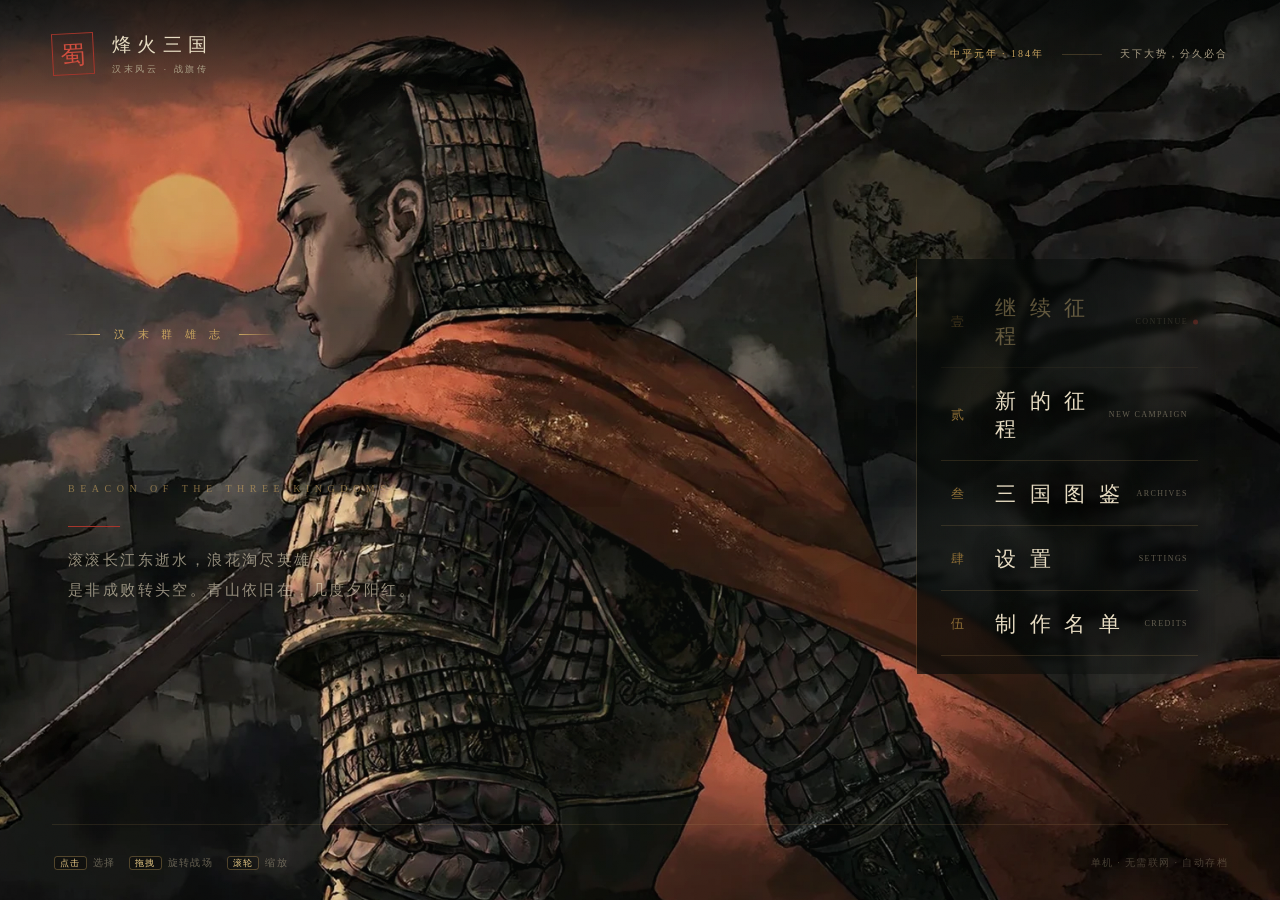
<file: index.html>
<!DOCTYPE html>
<html lang="zh-CN">
<head>
<meta charset="UTF-8">
<meta name="viewport" content="width=device-width, initial-scale=1.0, maximum-scale=1.0, user-scalable=no">
<meta name="theme-color" content="#0b0f0e">
<meta name="mobile-web-app-capable" content="yes">
<meta name="apple-mobile-web-app-capable" content="yes">
<meta name="apple-mobile-web-app-status-bar-style" content="black-translucent">
<meta name="format-detection" content="telephone=no">
<title>烽火三国 · 汉末风云</title>
<link rel="stylesheet" href="css/style.css">
</head>
<body>
<div id="app">
  <div id="bootScreen">
    <div class="boot-ink"></div>
    <div class="boot-seal">漢</div>
    <div class="boot-title">烽火三國</div>
    <div class="boot-line"></div>
    <div class="boot-loading"><span id="bootText">正在铺展山河卷轴</span><i></i><i></i><i></i></div>
    <div class="boot-version">汉末风云 · 战旗传　v1.0</div>
  </div>

  <section id="screen-menu" class="screen">
    <canvas id="menu3d"></canvas>
    <div class="menu-art" id="menuArt"></div>
    <video class="menu-video" id="menuVideo" muted autoplay loop playsinline preload="auto"></video>
    <div class="menu-vignette"></div>
    <div class="menu-grain"></div>
    <header class="menu-top">
      <div class="brand-seal">蜀</div>
      <div class="brand-copy">
        <div class="brand-main">烽火三国</div>
        <div class="brand-sub">汉末风云 · 战旗传</div>
      </div>
      <div class="menu-top-right">
        <span class="menu-date" id="menuDate">中平元年 · 184年</span>
        <span class="menu-line"></span>
        <span class="menu-motto">天下大势，分久必合</span>
      </div>
    </header>

    <main class="menu-main">
      <div class="title-block">
        <div class="title-kicker"><span></span> 汉 末 群 雄 志 <span></span></div>
        <h1 class="game-title" aria-label="烽火三国">
          <span class="title-ch">烽</span><span class="title-ch">火</span><span class="title-ch">三</span><span class="title-ch">国</span>
        </h1>
        <div class="title-en">BEACON OF THE THREE KINGDOMS</div>
        <p class="title-poem">滚滚长江东逝水，浪花淘尽英雄。<br>是非成败转头空。青山依旧在，几度夕阳红。</p>
      </div>
      <nav class="menu-nav">
        <button class="menu-btn primary" data-action="continue"><span class="mb-no">壹</span><span class="mb-label">继 续 征 程</span><span class="mb-en">CONTINUE</span></button>
        <button class="menu-btn" data-action="new"><span class="mb-no">贰</span><span class="mb-label">新 的 征 程</span><span class="mb-en">NEW CAMPAIGN</span></button>
        <button class="menu-btn" data-action="codex"><span class="mb-no">叁</span><span class="mb-label">三 国 图 鉴</span><span class="mb-en">ARCHIVES</span></button>
        <button class="menu-btn" data-action="settings"><span class="mb-no">肆</span><span class="mb-label">设 置</span><span class="mb-en">SETTINGS</span></button>
        <button class="menu-btn ghost" data-action="credits"><span class="mb-no">伍</span><span class="mb-label">制 作 名 单</span><span class="mb-en">CREDITS</span></button>
      </nav>
    </main>

    <footer class="menu-foot">
      <div class="foot-tip"><kbd>点击</kbd> 选择　<kbd>拖拽</kbd> 旋转战场　<kbd>滚轮</kbd> 缩放</div>
      <div class="foot-build">单机 · 无需联网 · 自动存档</div>
    </footer>
  </section>

  <section id="screen-campaign" class="screen">
    <div class="campaign-paper"></div>
    <header class="camp-top">
      <div class="camp-identity">
        <div class="camp-seal">蜀</div>
        <div>
          <div class="camp-name">刘备军</div>
          <div class="camp-date" id="campDate">中平元年 · 春</div>
        </div>
      </div>
      <div class="camp-res" id="campRes"></div>
      <div class="camp-tools">
        <button class="tool-btn" data-tool="roster" title="武将"><i>將</i><span>武将</span></button>
        <button class="tool-btn" data-tool="tech" title="科技"><i>策</i><span>科技</span></button>
        <button class="tool-btn" data-tool="diplomacy" title="外交"><i>盟</i><span>外交</span></button>
        <button class="tool-btn" data-tool="shop" title="商肆"><i>市</i><span>商肆</span></button>
        <button class="tool-btn" data-tool="codex" title="图鉴"><i>鉴</i><span>图鉴</span></button>
        <button class="tool-btn" data-tool="save" title="存档"><i>存</i><span>存档</span></button>
        <button class="tool-btn" data-tool="menu" title="菜单"><i>≡</i><span>菜单</span></button>
      </div>
    </header>

    <div class="camp-body">
      <aside class="camp-left">
        <div class="chapter-card" id="chapterCard"></div>
        <div class="objective-card" id="objectiveCard"></div>
        <div class="camp-log" id="campLog"></div>
      </aside>

      <div class="map-shell" id="mapShell">
        <canvas id="mapCanvas" width="1536" height="900"></canvas>
        <div class="map-paper" id="mapPaper"></div>
        <div class="map-frame"></div>
        <div class="map-compass"><span>北</span><i></i></div>
        <div class="map-hint" id="mapHint">选择城池，运筹天下</div>
        <div class="map-tooltip" id="mapTooltip"></div>
        <div class="map-legend">
          <span><b class="lg shu"></b>刘备</span><span><b class="lg wei"></b>曹操</span><span><b class="lg wu"></b>孙权</span><span><b class="lg other"></b>群雄</span>
        </div>
        <div class="map-zoom" id="mapZoom">
          <button data-zoom="in" aria-label="放大">＋</button>
          <button data-zoom="out" aria-label="缩小">－</button>
          <button data-zoom="fit" aria-label="全图">全</button>
        </div>
      </div>
      <button class="mobile-city-toggle" id="mobileCityToggle"><span>城</span>城池</button>

      <aside class="camp-right" id="cityPanel">
        <div class="panel-empty">
          <div class="empty-seal">城</div>
          <p>点选城池<br>查看军情与内政</p>
        </div>
      </aside>
    </div>

    <footer class="camp-bottom">
      <div class="camp-orders">
        <span class="orders-label">军令</span>
        <div id="orderPips"></div>
        <span class="orders-hint" id="ordersHint">每回合可出征两次</span>
      </div>
      <div class="camp-actions">
        <button class="btn-ink ghost" id="btnStoryLog">章回</button>
        <button class="btn-ink ghost" id="btnHelp">军略</button>
        <button class="btn-endturn" id="btnEndTurn"><span>结束回合</span><em>END TURN</em></button>
      </div>
    </footer>
  </section>

  <section id="screen-battle" class="screen">
    <div id="battleStage"></div>
    <div class="battle-vignette"></div>
    <div class="cinema-grade"></div>
    <div class="cinema-bars" id="battleBars"><i></i><i></i></div>
    <header class="battle-top">
      <button class="battle-icon-btn" id="battlePause" title="暂停">Ⅱ</button>
      <div class="battle-objective">
        <span class="bo-kicker" id="battleChapter">第一回</span>
        <span class="bo-text" id="battleObjective">击败全部敌军</span>
      </div>
      <div class="battle-weather" id="battleWeather"></div>
      <div class="battle-speed">
        <button data-speed="1" class="active">×1</button><button data-speed="2">×2</button><button data-speed="3">×3</button>
        <button id="battleAuto" class="auto-toggle" title="自动战斗（A）">自动</button>
      </div>
    </header>

    <aside class="battle-queue" id="battleQueue">
      <div class="queue-title">行 动 序</div>
      <div class="queue-list" id="queueList"></div>
    </aside>

    <aside class="battle-intel" id="battleIntel">
      <div class="intel-empty">将鼠标移至武将<br>查看军情</div>
    </aside>

    <div class="battle-feed" id="battleFeed"></div>

    <div class="battle-bottom">
      <div class="battle-command" id="battleCommand"></div>
      <div class="battle-actions" id="battleActions"></div>
    </div>

    <div id="battleTutorial" class="battle-tutorial hidden"></div>
    <div class="battle-hint" id="battleHint">拖拽旋转视角 · 滚轮缩放</div>
    <div class="phase-banner" id="phaseBanner"><div class="pb-kicker"></div><div class="pb-title"></div></div>
    <div class="battle-cutin" id="battleCutin"><video class="cutin-video" id="cutinVideo" muted playsinline preload="auto"></video><img alt=""><div class="cutin-info"><div class="cutin-kicker"></div><div class="cutin-title"></div><div class="cutin-sub"></div></div></div>

    <div class="battle-mobile-top" id="battleMobileTop">
      <span class="bm-turn" id="mobileTurnChip">我方行动</span>
      <div class="bm-cam">
        <button data-cam="fit" aria-label="全图">全图</button>
        <button data-cam="focus" aria-label="聚焦当前武将">聚焦</button>
        <button data-cam="in" aria-label="放大">＋</button>
        <button data-cam="out" aria-label="缩小">－</button>
      </div>
    </div>
    <canvas id="battleMinimap" width="240" height="176" aria-label="战场小地图"></canvas>
      <div class="mobile-queue-sheet" id="mobileQueue"><div class="mq-head"><span id="mqTitle">行动序</span><button data-mq-close>关闭</button></div><div class="mq-list" id="mqList"></div></div>
    <div class="mobile-target-sheet" id="mobileTargets"></div>
    <div class="mobile-info-card" id="mobileInfo"></div>
    <div class="rotate-tip" id="rotateTip">横屏视野更佳 · 单指拖动平移 · 双指缩放</div>
  </section>

  <div id="storyRoot"></div>
  <div id="modalRoot"></div>
  <div id="toastRoot"></div>
  <div id="fxRoot"></div>
  <div id="transitionVeil"><div class="tv-seal">漢</div></div>
</div>

<script src="js/three.min.js"></script>
<script src="assets/manifest.js"></script>
<script src="js/data.js"></script>
<script src="js/audio.js"></script>
<script src="js/art.js"></script>
<script src="js/core.js"></script>
<script src="js/ui.js"></script>
<script src="js/campaign.js"></script>
<script src="js/battle.js"></script>
<script src="js/main.js"></script>
</body>
</html>
</file>
<file: css/style.css>
/* ============================================================
   烽火三国 · 汉末风云  视觉系统
   ============================================================ */
:root{
  --ink:#090d0c; --ink-2:#0f1513; --ink-3:#151d19; --ink-4:#1c2722;
  --paper:#e7dcc2; --paper-2:#d8c9a8; --paper-dim:#b9a986;
  --gold:#c9a45f; --gold-2:#e7c884; --gold-3:#8f6f36;
  --cinnabar:#a7352b; --cinnabar-2:#cf4d3e;
  --jade:#4f8b6b; --jade-2:#77b18d;
  --blue:#4b7899; --wei:#476d9e; --wu:#b04b38;
  --text:#e9e0cb; --muted:#a99e85; --line:rgba(201,164,95,.24);
  --font-kai:"STKaiti","Kaiti SC","KaiTi","BiauKai","Songti SC",serif;
  --font-song:"Songti SC","STSong","Noto Serif SC",serif;
  --font-sans:"PingFang SC","Hiragino Sans GB","Microsoft YaHei",sans-serif;
  --shadow-lg:0 30px 80px rgba(0,0,0,.55);
}
*{box-sizing:border-box}
html,body{width:100%;height:100%;margin:0;padding:0;background:#070a09;color:var(--text);font-family:var(--font-song);overflow:hidden}
body{-webkit-font-smoothing:antialiased;text-rendering:optimizeLegibility;user-select:none}
button{font-family:inherit;color:inherit;border:0;background:none;cursor:pointer}
button:disabled{cursor:not-allowed;opacity:.42}
kbd{font-family:var(--font-song);font-size:11px;border:1px solid rgba(201,164,95,.35);border-radius:3px;padding:1px 6px;color:var(--gold-2);background:rgba(0,0,0,.25)}
::selection{background:var(--cinnabar);color:#fff}
#app{position:relative;width:100%;height:100%;overflow:hidden}
.screen{position:absolute;inset:0;display:none;opacity:0;transition:opacity .65s ease}
.screen.active{display:block;opacity:1}
.hidden{display:none !important}

/* 纹理与共用 */
#app::after{content:"";position:fixed;inset:0;pointer-events:none;z-index:9000;opacity:.05;background-image:url("data:image/svg+xml,%3Csvg xmlns='http://www.w3.org/2000/svg' width='160' height='160'%3E%3Cfilter id='n'%3E%3CfeTurbulence type='fractalNoise' baseFrequency='.9' numOctaves='3' stitchTiles='stitch'/%3E%3C/filter%3E%3Crect width='160' height='160' filter='url(%23n)' opacity='.65'/%3E%3C/svg%3E");mix-blend-mode:overlay}
.ornate{position:relative}
.ornate::before,.ornate::after{content:"";position:absolute;width:18px;height:18px;border-color:var(--gold);border-style:solid;pointer-events:none;opacity:.55}
.ornate::before{left:7px;top:7px;border-width:1px 0 0 1px}
.ornate::after{right:7px;bottom:7px;border-width:0 1px 1px 0}
.gold{color:var(--gold-2)}
.cinnabar{color:var(--cinnabar-2)}
.muted{color:var(--muted)}
.serif{font-family:var(--font-song)}
.kai{font-family:var(--font-kai)}

/* ================= Boot ================= */
#bootScreen{position:fixed;inset:0;z-index:10000;background:radial-gradient(circle at 50% 42%,#1b2620 0%,#0a0e0c 55%,#050706 100%);display:flex;flex-direction:column;align-items:center;justify-content:center;transition:opacity 1s ease,visibility 1s}
#bootScreen.gone{opacity:0;visibility:hidden}
.boot-ink{position:absolute;width:min(70vw,720px);height:min(70vw,720px);border-radius:50%;background:radial-gradient(circle,rgba(79,139,107,.16),rgba(79,139,107,.02) 55%,transparent 70%);filter:blur(20px);animation:bootPulse 4s ease-in-out infinite}
@keyframes bootPulse{0%,100%{transform:scale(.95);opacity:.7}50%{transform:scale(1.08);opacity:1}}
.boot-seal{width:92px;height:92px;border:2px solid var(--cinnabar);color:var(--cinnabar-2);font-family:var(--font-kai);font-size:58px;line-height:88px;text-align:center;transform:rotate(-4deg);box-shadow:0 0 40px rgba(167,53,43,.25),inset 0 0 20px rgba(167,53,43,.15);animation:sealIn 1.2s cubic-bezier(.2,.8,.2,1)}
@keyframes sealIn{from{opacity:0;transform:scale(1.6) rotate(-14deg)}to{opacity:1;transform:scale(1) rotate(-4deg)}}
.boot-title{font-family:var(--font-kai);font-size:clamp(38px,5vw,64px);letter-spacing:.32em;margin:30px 0 0 .32em;color:var(--paper);text-shadow:0 4px 30px rgba(0,0,0,.8);animation:fadeUp .9s .2s both}
.boot-line{width:220px;height:1px;margin:26px 0;background:linear-gradient(90deg,transparent,var(--gold),transparent);position:relative}
.boot-line::after{content:"◆";position:absolute;left:50%;top:-8px;transform:translateX(-50%);font-size:7px;color:var(--gold)}
.boot-loading{display:flex;align-items:center;gap:10px;font-size:12px;letter-spacing:.18em;color:var(--muted)}
.boot-loading i{width:3px;height:3px;background:var(--gold);border-radius:50%;animation:dot 1.2s infinite}
.boot-loading i:nth-child(3){animation-delay:.2s}.boot-loading i:nth-child(4){animation-delay:.4s}
@keyframes dot{0%,100%{opacity:.2;transform:translateY(0)}50%{opacity:1;transform:translateY(-3px)}}
.boot-version{position:absolute;bottom:34px;font-size:10px;letter-spacing:.22em;color:rgba(201,164,95,.45)}
@keyframes fadeUp{from{opacity:0;transform:translateY(16px)}to{opacity:1;transform:none}}

/* ================= Menu ================= */
#screen-menu{background:linear-gradient(180deg,#17221f 0%,#0b1210 42%,#070a09 100%);overflow:hidden}
#menu3d{position:absolute;inset:0;width:100%;height:100%;display:block}
.menu-vignette{position:absolute;inset:0;pointer-events:none;background:radial-gradient(ellipse at 50% 42%,transparent 20%,rgba(4,6,5,.25) 58%,rgba(3,5,4,.9) 100%),linear-gradient(90deg,rgba(3,5,4,.82) 0%,rgba(3,5,4,.12) 35%,rgba(3,5,4,.1) 65%,rgba(3,5,4,.72) 100%)}
.menu-grain{position:absolute;inset:0;pointer-events:none;opacity:.16;background-image:radial-gradient(rgba(231,200,132,.35) .5px,transparent .6px);background-size:4px 4px;mask-image:linear-gradient(180deg,transparent,#000 40%,#000 70%,transparent)}
.menu-top{position:absolute;left:0;right:0;top:0;height:108px;display:flex;align-items:center;gap:18px;padding:0 52px;z-index:5;background:linear-gradient(180deg,rgba(5,8,7,.72),transparent)}
.brand-seal{width:42px;height:42px;border:1px solid var(--cinnabar);color:var(--cinnabar-2);display:grid;place-items:center;font-family:var(--font-kai);font-size:25px;transform:rotate(-3deg);background:rgba(167,53,43,.06)}
.brand-main{font-family:var(--font-kai);font-size:19px;letter-spacing:.34em;color:var(--paper)}
.brand-sub{font-size:9px;letter-spacing:.3em;color:var(--muted);margin-top:5px}
.menu-top-right{margin-left:auto;display:flex;align-items:center;gap:18px;font-size:10px;letter-spacing:.2em;color:var(--muted)}
.menu-line{width:40px;height:1px;background:var(--line)}
.menu-date{color:var(--gold)}
.menu-main{position:absolute;inset:108px 0 76px;z-index:4;display:flex;align-items:center;justify-content:space-between;padding:0 7vw 0 7.5vw}
.title-block{position:relative;max-width:760px;animation:titleIn 1.2s cubic-bezier(.2,.8,.2,1) both}
@keyframes titleIn{from{opacity:0;transform:translateY(24px)}to{opacity:1;transform:none}}
.title-kicker{display:flex;align-items:center;gap:14px;font-size:11px;letter-spacing:.45em;color:var(--gold);margin-bottom:8px}
.title-kicker span{width:36px;height:1px;background:linear-gradient(90deg,transparent,var(--gold))}
.title-kicker span:last-child{background:linear-gradient(90deg,var(--gold),transparent)}
.game-title{margin:0;display:flex;gap:.02em;font-family:var(--font-kai);font-weight:400;line-height:1.02;font-size:clamp(64px,9.4vw,146px);letter-spacing:.01em;color:transparent;background:linear-gradient(180deg,#f4ead3 0%,#e1c995 44%,#b98d47 78%,#8e682f 100%);-webkit-background-clip:text;background-clip:text;filter:drop-shadow(0 10px 30px rgba(0,0,0,.55)) drop-shadow(0 0 40px rgba(201,164,95,.12))}
.title-ch{display:inline-block;transform:translateY(0);transition:transform .5s cubic-bezier(.2,.8,.2,1),filter .5s}
.title-ch:hover{transform:translateY(-8px);filter:drop-shadow(0 0 24px rgba(231,200,132,.55))}
.title-en{font-family:Georgia,serif;font-size:10px;letter-spacing:.55em;color:rgba(201,164,95,.6);margin:18px 0 0 4px}
.title-poem{font-family:var(--font-kai);font-size:15px;line-height:2;letter-spacing:.16em;color:rgba(231,220,194,.6);margin:32px 0 0 4px;text-shadow:0 2px 10px #000}
.title-poem::before{content:"";display:block;width:52px;height:1px;background:var(--cinnabar);margin-bottom:18px;box-shadow:0 0 12px rgba(167,53,43,.5)}
.menu-nav{width:330px;display:flex;flex-direction:column;gap:2px;padding-top:16px;animation:navIn 1.1s .25s cubic-bezier(.2,.8,.2,1) both}
@keyframes navIn{from{opacity:0;transform:translateX(26px)}to{opacity:1;transform:none}}
.menu-btn{position:relative;display:grid;grid-template-columns:32px 1fr auto;align-items:center;gap:12px;padding:17px 10px 17px 4px;border-bottom:1px solid rgba(201,164,95,.16);text-align:left;transition:.35s;overflow:hidden}
.menu-btn::before{content:"";position:absolute;left:-100%;top:0;bottom:0;width:100%;background:linear-gradient(90deg,rgba(201,164,95,.13),transparent);transition:left .4s}
.menu-btn:hover::before{left:0}
.menu-btn:hover{padding-left:14px;border-color:rgba(201,164,95,.55)}
.mb-no{font-family:var(--font-kai);font-size:13px;color:var(--gold-3);transition:.3s}
.mb-label{font-family:var(--font-kai);font-size:21px;letter-spacing:.2em;color:var(--paper);text-shadow:0 2px 8px rgba(0,0,0,.6);transition:.3s}
.mb-en{font-family:Georgia,serif;font-size:8px;letter-spacing:.18em;color:rgba(169,158,133,.55)}
.menu-btn:hover .mb-no{color:var(--gold-2);transform:translateX(2px)}
.menu-btn:hover .mb-label{color:#fff6df;letter-spacing:.24em}
.menu-btn.primary .mb-label{color:var(--gold-2)}
.menu-btn.primary::after{content:"";position:absolute;right:0;top:50%;width:5px;height:5px;border-radius:50%;background:var(--cinnabar);box-shadow:0 0 12px var(--cinnabar);transform:translateY(-50%)}
.menu-btn.disabled{opacity:.38;pointer-events:none}
.menu-foot{position:absolute;left:52px;right:52px;bottom:0;height:76px;z-index:5;display:flex;align-items:center;justify-content:space-between;border-top:1px solid rgba(201,164,95,.13);font-size:10px;letter-spacing:.14em;color:rgba(169,158,133,.55)}
.foot-tip kbd{font-size:9px;padding:1px 5px;margin:0 2px}
.foot-build{color:rgba(169,158,133,.35)}

/* ================= Campaign ================= */
#screen-campaign{background:#0c1210}
.campaign-paper{position:absolute;inset:0;background:radial-gradient(ellipse at 50% 45%,#1b251f 0%,#101713 60%,#080c0a 100%)}
.campaign-paper::after{content:"";position:absolute;inset:0;background-image:radial-gradient(rgba(231,220,194,.06) .5px,transparent .6px);background-size:3px 3px;opacity:.4}
.camp-top{position:absolute;left:0;right:0;top:0;height:74px;z-index:20;display:flex;align-items:center;gap:26px;padding:0 30px;background:linear-gradient(180deg,rgba(8,12,10,.96),rgba(8,12,10,.75));border-bottom:1px solid rgba(201,164,95,.22);backdrop-filter:blur(14px)}
.camp-identity{display:flex;align-items:center;gap:12px;min-width:180px}
.camp-seal{width:38px;height:38px;border:1px solid var(--jade);color:var(--jade-2);display:grid;place-items:center;font-family:var(--font-kai);font-size:22px;background:rgba(79,139,107,.08);box-shadow:inset 0 0 16px rgba(79,139,107,.12)}
.camp-name{font-family:var(--font-kai);font-size:17px;letter-spacing:.18em}
.camp-date{font-size:10px;color:var(--muted);letter-spacing:.12em;margin-top:3px}
.camp-res{display:flex;align-items:center;gap:26px;flex:1;justify-content:center}
.res-item{display:flex;align-items:center;gap:9px;min-width:86px}
.res-icon{width:28px;height:28px;border:1px solid rgba(201,164,95,.3);border-radius:50%;display:grid;place-items:center;font-family:var(--font-kai);font-size:13px;color:var(--gold-2);background:rgba(201,164,95,.05)}
.res-val{font-family:Georgia,var(--font-song);font-size:16px;color:var(--paper);line-height:1.1}
.res-cap{font-size:9px;color:var(--muted);letter-spacing:.12em;margin-top:2px}
.res-item.gold .res-icon{color:#e5c06a;border-color:rgba(229,192,106,.35)}
.res-item.food .res-icon{color:#9fbf7f;border-color:rgba(159,191,127,.35)}
.res-item.troop .res-icon{color:#cf8c78;border-color:rgba(207,140,120,.35)}
.res-item.tech .res-icon{color:#8fb6c7;border-color:rgba(143,182,199,.35)}
.res-item.fame .res-icon{color:#cfa3c8;border-color:rgba(207,163,200,.35)}
.camp-tools{display:flex;gap:4px;min-width:330px;justify-content:flex-end}
.tool-btn{width:43px;padding:5px 0 4px;display:flex;flex-direction:column;align-items:center;gap:2px;color:var(--muted);transition:.25s;border:1px solid transparent}
.tool-btn i{font-style:normal;font-family:var(--font-kai);font-size:18px;color:var(--gold);width:26px;height:26px;display:grid;place-items:center;border:1px solid rgba(201,164,95,.18);border-radius:50%;transition:.25s}
.tool-btn span{font-size:9px;letter-spacing:.08em}
.tool-btn:hover{color:var(--paper);background:rgba(201,164,95,.06)}
.tool-btn:hover i{border-color:var(--gold);background:rgba(201,164,95,.1);transform:translateY(-1px)}
.camp-body{position:absolute;top:74px;bottom:72px;left:0;right:0;display:grid;grid-template-columns:286px minmax(0,1fr) 328px;gap:14px;padding:16px 20px 10px}
.camp-left{display:flex;flex-direction:column;gap:12px;min-height:0;z-index:5}
.chapter-card,.objective-card,.camp-log{border:1px solid rgba(201,164,95,.22);background:linear-gradient(155deg,rgba(21,30,25,.94),rgba(11,16,13,.9));backdrop-filter:blur(8px);padding:18px;position:relative;box-shadow:0 14px 34px rgba(0,0,0,.28)}
.chapter-card::before{content:"";position:absolute;left:-1px;top:12px;width:2px;height:42px;background:linear-gradient(180deg,var(--cinnabar),transparent)}
.chapter-kicker{font-size:9px;letter-spacing:.24em;color:var(--cinnabar-2)}
.chapter-title{font-family:var(--font-kai);font-size:25px;letter-spacing:.1em;margin:8px 0 4px;color:var(--paper)}
.chapter-sub{font-size:10px;color:var(--muted);letter-spacing:.14em}
.chapter-bar{height:2px;background:rgba(201,164,95,.12);margin:14px 0 10px;overflow:hidden}
.chapter-bar i{display:block;height:100%;background:linear-gradient(90deg,var(--cinnabar),var(--gold));box-shadow:0 0 8px rgba(201,164,95,.5);transition:width .6s}
.chapter-desc{font-size:11px;line-height:1.8;color:#b9ad94}
.objective-card .oc-label{display:flex;align-items:center;gap:8px;font-size:9px;letter-spacing:.22em;color:var(--gold);margin-bottom:10px}
.oc-label::before{content:"";width:5px;height:5px;background:var(--cinnabar);transform:rotate(45deg)}
.oc-main{font-family:var(--font-kai);font-size:17px;line-height:1.5;color:var(--paper)}
.oc-sub{font-size:10px;line-height:1.7;color:var(--muted);margin-top:8px}
.oc-btn{margin-top:13px;width:100%;padding:9px;border:1px solid rgba(167,53,43,.55);background:rgba(167,53,43,.1);color:#e2b0a7;font-family:var(--font-kai);font-size:14px;letter-spacing:.18em;transition:.25s}
.oc-btn:hover{background:rgba(167,53,43,.24);color:#ffe3d9}
.camp-log{flex:1;min-height:90px;overflow:hidden;display:flex;flex-direction:column}
.camp-log-title{font-size:9px;letter-spacing:.22em;color:var(--muted);margin-bottom:9px;display:flex;justify-content:space-between}
.log-lines{flex:1;overflow-y:auto;font-size:10px;line-height:1.75;color:#a99e85;scrollbar-width:none}
.log-lines::-webkit-scrollbar{display:none}
.log-line{padding:5px 0;border-bottom:1px dashed rgba(201,164,95,.08);display:flex;gap:7px}
.log-line b{color:var(--gold);font-weight:400;flex:none}
.log-line.red b{color:var(--cinnabar-2)}
.log-line.green b{color:var(--jade-2)}
.map-shell{position:relative;min-width:0;min-height:0;border:1px solid rgba(201,164,95,.32);background:#c9b88f;overflow:hidden;box-shadow:inset 0 0 70px rgba(48,34,18,.4),0 20px 50px rgba(0,0,0,.4)}
#mapCanvas{width:100%;height:100%;display:block;cursor:grab}
#mapCanvas.dragging{cursor:grabbing}
.map-shell::after{content:"";position:absolute;inset:0;pointer-events:none;box-shadow:inset 0 0 100px rgba(35,26,14,.55),inset 0 0 0 8px rgba(231,220,194,.05);mix-blend-mode:multiply}
.map-frame{position:absolute;inset:9px;border:1px solid rgba(72,56,31,.35);pointer-events:none}
.map-frame::before,.map-frame::after{content:"";position:absolute;width:26px;height:26px;border:2px solid rgba(120,89,42,.5)}
.map-frame::before{left:-4px;top:-4px;border-width:2px 0 0 2px}
.map-frame::after{right:-4px;bottom:-4px;border-width:0 2px 2px 0}
.map-compass{position:absolute;right:24px;top:22px;width:48px;height:48px;border:1px solid rgba(72,56,31,.4);border-radius:50%;display:grid;place-items:center;color:#5a4528;font-family:var(--font-kai);font-size:11px;pointer-events:none}
.map-compass i{position:absolute;left:50%;top:50%;width:1px;height:32px;background:linear-gradient(180deg,#8c2f27 0 46%,transparent 46%);transform:translate(-50%,-50%)}
.map-hint{position:absolute;left:50%;bottom:18px;transform:translateX(-50%);padding:7px 18px;border:1px solid rgba(72,56,31,.28);background:rgba(238,228,205,.82);color:#4b3922;font-size:10px;letter-spacing:.16em;pointer-events:none;white-space:nowrap;box-shadow:0 4px 16px rgba(30,20,8,.12)}
.map-legend{position:absolute;left:20px;bottom:18px;display:flex;gap:12px;padding:6px 10px;background:rgba(238,228,205,.76);border:1px solid rgba(72,56,31,.2);font-size:9px;color:#4b3922;pointer-events:none}
.map-legend span{display:flex;align-items:center;gap:4px}
.lg{width:6px;height:6px;border-radius:50%;display:inline-block}
.lg.shu{background:#2f7a52}.lg.wei{background:#3c659b}.lg.wu{background:#a34534}.lg.other{background:#8a7749}
.map-tooltip{position:absolute;z-index:20;pointer-events:none;display:none;min-width:150px;background:rgba(12,17,14,.95);border:1px solid var(--line);padding:10px 12px;box-shadow:0 12px 30px rgba(0,0,0,.4);font-size:10px;line-height:1.7}
.map-tooltip.show{display:block}
.map-tooltip b{font-family:var(--font-kai);font-size:15px;color:var(--gold-2);font-weight:400;letter-spacing:.1em}
.map-tooltip .mt-owner{font-size:9px;color:var(--muted);margin-bottom:4px}
.map-tooltip .mt-row{display:flex;justify-content:space-between;gap:16px;color:#bdb198}
.camp-right{min-height:0;overflow:hidden;border:1px solid rgba(201,164,95,.22);background:linear-gradient(160deg,rgba(21,30,25,.96),rgba(10,15,12,.94));backdrop-filter:blur(10px);box-shadow:0 14px 34px rgba(0,0,0,.32);display:flex;flex-direction:column}
.panel-empty{flex:1;display:flex;flex-direction:column;align-items:center;justify-content:center;gap:16px;color:rgba(169,158,133,.55);font-size:11px;letter-spacing:.14em;line-height:2;text-align:center}
.empty-seal{width:52px;height:52px;border:1px solid rgba(201,164,95,.18);display:grid;place-items:center;font-family:var(--font-kai);font-size:26px;color:rgba(201,164,95,.35)}
.city-head{position:relative;padding:20px 20px 14px;border-bottom:1px solid rgba(201,164,95,.16);background:linear-gradient(135deg,rgba(201,164,95,.08),transparent)}
.city-head .ch-kicker{font-size:9px;letter-spacing:.2em;color:var(--muted)}
.city-head h2{font-family:var(--font-kai);font-size:30px;font-weight:400;letter-spacing:.12em;margin:4px 0 2px;color:var(--paper)}
.city-owner{font-size:10px;letter-spacing:.1em;color:var(--gold)}
.city-owner.wei{color:#8eb4dc}.city-owner.wu{color:#dc9484}.city-owner.shu{color:#88c4a4}
.city-close{position:absolute;right:12px;top:12px;width:24px;height:24px;color:var(--muted);font-size:15px}
.city-close:hover{color:var(--paper)}
.city-stats{display:grid;grid-template-columns:1fr 1fr;gap:1px;background:rgba(201,164,95,.12);border-bottom:1px solid rgba(201,164,95,.12)}
.city-stat{background:rgba(11,16,13,.94);padding:10px 14px}
.city-stat span{font-size:9px;color:var(--muted);letter-spacing:.12em;display:block}
.city-stat b{font-family:Georgia,var(--font-song);font-weight:400;font-size:16px;color:var(--paper);margin-top:3px;display:block}
.city-stat b small{font-size:10px;color:var(--muted)}
.city-bar{height:3px;background:rgba(255,255,255,.07);margin-top:5px;overflow:hidden}
.city-bar i{display:block;height:100%;background:var(--jade)}
.city-scroll{flex:1;overflow-y:auto;scrollbar-width:thin;scrollbar-color:rgba(201,164,95,.3) transparent}
.city-section{padding:14px 18px;border-bottom:1px solid rgba(201,164,95,.1)}
.section-head{display:flex;align-items:center;justify-content:space-between;font-size:9px;letter-spacing:.18em;color:var(--gold);margin-bottom:10px}
.section-head span{color:var(--muted);letter-spacing:.06em;font-size:9px}
.building-grid{display:grid;grid-template-columns:1fr 1fr;gap:6px}
.building{display:flex;align-items:center;gap:8px;padding:7px 8px;border:1px solid rgba(201,164,95,.12);background:rgba(255,255,255,.015);cursor:pointer;transition:.2s;text-align:left}
.building:hover{border-color:rgba(201,164,95,.4);background:rgba(201,164,95,.06)}
.building.guard{cursor:default;opacity:.65}
.b-icon{width:26px;height:26px;border:1px solid rgba(201,164,95,.2);display:grid;place-items:center;font-family:var(--font-kai);font-size:14px;color:var(--gold-2);flex:none}
.b-info{flex:1;min-width:0}
.b-name{font-size:10px;color:#d8cfb9;white-space:nowrap;overflow:hidden;text-overflow:ellipsis}
.b-lv{font-size:8px;color:var(--muted);margin-top:2px}
.b-lv i{display:inline-block;width:8px;height:2px;background:rgba(201,164,95,.2);margin-right:2px}
.b-lv i.on{background:var(--gold)}
.city-actions{display:grid;grid-template-columns:1fr 1fr;gap:6px}
.city-btn{padding:9px 8px;border:1px solid rgba(201,164,95,.22);background:rgba(201,164,95,.03);font-size:10px;letter-spacing:.1em;color:#d4c9b2;transition:.2s}
.city-btn:hover{border-color:var(--gold);background:rgba(201,164,95,.1);color:#fff3d8}
.city-btn.danger{border-color:rgba(167,53,43,.45);color:#d9a49a}
.city-btn.danger:hover{background:rgba(167,53,43,.16);border-color:var(--cinnabar-2)}
.city-btn.wide{grid-column:1/-1}
.city-btn:disabled{opacity:.32}
.governor-row{display:flex;align-items:center;gap:10px}
.gov-portrait{width:44px;height:52px;object-fit:cover;object-position:top;border:1px solid rgba(201,164,95,.3);filter:saturate(.9)}
.gov-info{flex:1}
.gov-name{font-family:var(--font-kai);font-size:15px;color:var(--paper)}
.gov-bonus{font-size:9px;color:var(--jade-2);line-height:1.5;margin-top:2px}
.gov-btn{font-size:9px;border:1px solid var(--line);padding:5px 8px;color:var(--muted)}
.gov-btn:hover{color:var(--paper);border-color:var(--gold)}
.camp-bottom{position:absolute;left:0;right:0;bottom:0;height:72px;z-index:20;display:flex;align-items:center;justify-content:space-between;padding:0 30px;background:linear-gradient(0deg,rgba(7,11,9,.98),rgba(7,11,9,.82));border-top:1px solid rgba(201,164,95,.18);backdrop-filter:blur(12px)}
.camp-orders{display:flex;align-items:center;gap:14px}
.orders-label{font-size:9px;letter-spacing:.22em;color:var(--gold)}
#orderPips{display:flex;gap:5px}
.order-pip{width:22px;height:7px;border:1px solid rgba(201,164,95,.28);transform:skewX(-22deg);position:relative}
.order-pip.on{background:linear-gradient(90deg,var(--gold-3),var(--gold-2));box-shadow:0 0 9px rgba(201,164,95,.35)}
.orders-hint{font-size:9px;color:rgba(169,158,133,.65);letter-spacing:.1em}
.camp-actions{display:flex;align-items:center;gap:10px}
.btn-ink{padding:10px 20px;border:1px solid rgba(201,164,95,.25);font-size:11px;letter-spacing:.16em;color:#cfc3aa;transition:.25s;background:rgba(201,164,95,.02)}
.btn-ink:hover{border-color:var(--gold);color:#fff1d2;background:rgba(201,164,95,.08)}
.btn-endturn{position:relative;padding:11px 34px;border:1px solid rgba(167,53,43,.65);background:linear-gradient(135deg,rgba(167,53,43,.22),rgba(90,26,20,.3));color:#f0cfc4;display:flex;flex-direction:column;align-items:center;gap:1px;transition:.25s;overflow:hidden}
.btn-endturn::before{content:"";position:absolute;inset:0;background:linear-gradient(120deg,transparent 20%,rgba(255,220,190,.13) 50%,transparent 80%);transform:translateX(-100%);transition:transform .6s}
.btn-endturn:hover::before{transform:translateX(100%)}
.btn-endturn:hover{border-color:var(--cinnabar-2);box-shadow:0 0 24px rgba(167,53,43,.22);background:linear-gradient(135deg,rgba(167,53,43,.35),rgba(90,26,20,.4))}
.btn-endturn span{font-family:var(--font-kai);font-size:16px;letter-spacing:.24em}
.btn-endturn em{font-style:normal;font-family:Georgia,serif;font-size:7px;letter-spacing:.2em;color:rgba(240,207,196,.5)}

/* ================= Common Modal ================= */
#modalRoot{position:fixed;inset:0;z-index:8000;display:none}
#modalRoot.open{display:block}
.modal-backdrop{position:absolute;inset:0;background:rgba(3,6,5,.76);backdrop-filter:blur(7px);display:flex;align-items:center;justify-content:center;padding:30px;animation:fadeIn .28s ease}
@keyframes fadeIn{from{opacity:0}to{opacity:1}}
.modal{width:min(1000px,94vw);max-height:88vh;background:linear-gradient(155deg,#17201b 0%,#0c1210 55%,#0a0f0d 100%);border:1px solid rgba(201,164,95,.36);box-shadow:0 40px 100px rgba(0,0,0,.7),inset 0 0 80px rgba(201,164,95,.025);position:relative;display:flex;flex-direction:column;animation:modalIn .4s cubic-bezier(.2,.8,.2,1);overflow:hidden}
@keyframes modalIn{from{opacity:0;transform:translateY(22px) scale(.985)}to{opacity:1;transform:none}}
.modal::before,.modal::after{content:"";position:absolute;width:28px;height:28px;border-color:var(--gold);border-style:solid;pointer-events:none;z-index:2}
.modal::before{left:8px;top:8px;border-width:1px 0 0 1px}
.modal::after{right:8px;bottom:8px;border-width:0 1px 1px 0}
.modal.narrow{width:min(560px,92vw)}
.modal.wide{width:min(1180px,95vw)}
.modal-head{position:relative;padding:22px 28px 16px;border-bottom:1px solid rgba(201,164,95,.18);flex:none;background:linear-gradient(90deg,rgba(201,164,95,.06),transparent 60%)}
.modal-kicker{font-size:9px;letter-spacing:.28em;color:var(--cinnabar-2)}
.modal-title{font-family:var(--font-kai);font-size:27px;font-weight:400;letter-spacing:.14em;margin:4px 0 0;color:var(--paper)}
.modal-sub{font-size:10px;color:var(--muted);margin-top:5px;letter-spacing:.08em}
.modal-close{position:absolute;right:22px;top:22px;width:32px;height:32px;border:1px solid rgba(201,164,95,.22);display:grid;place-items:center;color:var(--muted);font-size:16px;transition:.2s}
.modal-close:hover{border-color:var(--gold);color:var(--paper);background:rgba(201,164,95,.08)}
.modal-body{padding:22px 28px;overflow-y:auto;scrollbar-width:thin;scrollbar-color:rgba(201,164,95,.35) transparent;flex:1}
.modal-body::-webkit-scrollbar{width:5px}.modal-body::-webkit-scrollbar-thumb{background:rgba(201,164,95,.3)}
.modal-foot{padding:14px 28px 18px;border-top:1px solid rgba(201,164,95,.14);display:flex;justify-content:flex-end;gap:10px;flex:none;background:rgba(0,0,0,.16)}
.mbtn{padding:10px 26px;border:1px solid rgba(201,164,95,.28);font-size:12px;letter-spacing:.16em;color:#cfc3aa;transition:.25s;font-family:var(--font-kai);font-size:15px}
.mbtn:hover{border-color:var(--gold);color:#fff3d8;background:rgba(201,164,95,.08)}
.mbtn.primary{border-color:rgba(167,53,43,.6);background:rgba(167,53,43,.14);color:#f0c9be}
.mbtn.primary:hover{background:rgba(167,53,43,.28);border-color:var(--cinnabar-2);color:#fff}
.mbtn.gold{border-color:rgba(201,164,95,.55);color:var(--gold-2)}
.mbtn:disabled{opacity:.35}

/* Tabs */
.tabs{display:flex;gap:2px;border-bottom:1px solid rgba(201,164,95,.18);margin-bottom:18px}
.tab{padding:9px 20px;font-size:11px;letter-spacing:.14em;color:var(--muted);border-bottom:2px solid transparent;transition:.2s;margin-bottom:-1px}
.tab.active{color:var(--gold-2);border-bottom-color:var(--cinnabar)}
.tab:hover{color:var(--paper)}
.tab-pane{display:none}.tab-pane.active{display:block;animation:fadeIn .25s}

/* ================= Story ================= */
#storyRoot{position:fixed;inset:0;z-index:8500;display:none}
#storyRoot.open{display:block}
.story-stage{position:absolute;inset:0;background:radial-gradient(ellipse at 50% 35%,#2b3a31 0%,#111a16 45%,#050807 100%);overflow:hidden;cursor:pointer}
.story-stage::before{content:"";position:absolute;inset:0;background:radial-gradient(ellipse at 50% 100%,rgba(201,164,95,.12),transparent 55%),linear-gradient(180deg,transparent 55%,rgba(2,4,3,.85))}
.story-sun{position:absolute;left:50%;top:7%;width:min(42vh,430px);height:min(42vh,430px);border-radius:50%;transform:translateX(-50%);background:radial-gradient(circle,rgba(190,74,52,.34) 0%,rgba(167,53,43,.14) 46%,transparent 70%);filter:blur(2px);animation:storySun 8s ease-in-out infinite}
@keyframes storySun{0%,100%{transform:translateX(-50%) scale(1);opacity:.8}50%{transform:translateX(-50%) scale(1.06);opacity:1}}
.story-mountains{position:absolute;left:0;right:0;bottom:0;height:56%;background:linear-gradient(180deg,transparent,rgba(20,31,26,.35) 28%,rgba(9,14,12,.9) 82%),url("data:image/svg+xml,%3Csvg xmlns='http://www.w3.org/2000/svg' width='1600' height='500' viewBox='0 0 1600 500'%3E%3Cpath d='M0 500V330l130-80 90 55 120-150 110 120 80-50 140 130 120-100 90 35 150-150 140 160 90-60 110 110 120-55 110 85v150z' fill='%230c1511' opacity='.85'/%3E%3Cpath d='M0 500V390l150-50 130 50 100-80 140 95 120-45 160 55 120-75 150 95 120-55 160 65 150-40v90z' fill='%2308110d'/%3E%3C/svg%3E") center bottom/cover no-repeat}
.story-petals{position:absolute;inset:0;pointer-events:none;overflow:hidden}
.petal{position:absolute;width:8px;height:5px;background:rgba(226,171,151,.55);border-radius:80% 0 80% 0;animation:petalFall linear infinite;filter:blur(.2px)}
@keyframes petalFall{0%{transform:translate(0,-10vh) rotate(0);opacity:0}10%{opacity:.8}100%{transform:translate(14vw,110vh) rotate(540deg);opacity:0}}
.story-portrait{position:absolute;bottom:18%;width:min(34vw,440px);opacity:0;transform:translateY(24px);transition:opacity .6s,transform .6s;filter:drop-shadow(0 30px 50px rgba(0,0,0,.65));pointer-events:none}
.story-portrait.left{left:3vw;transform-origin:bottom left}
.story-portrait.right{right:3vw;transform-origin:bottom right}
.story-portrait.show{opacity:1;transform:none}
.story-portrait.dim{opacity:.28;filter:brightness(.55) drop-shadow(0 20px 30px rgba(0,0,0,.5))}
.story-portrait img{width:100%;display:block;mask-image:linear-gradient(180deg,#000 68%,transparent 98%)}
.story-dialogue{position:absolute;left:50%;bottom:5vh;transform:translateX(-50%);width:min(1040px,86vw);z-index:5;cursor:pointer}
.story-name-row{display:flex;align-items:flex-end;gap:12px;margin:0 0 -1px 38px;position:relative;z-index:2}
.story-name{font-family:var(--font-kai);font-size:24px;letter-spacing:.14em;color:var(--gold-2);padding:3px 22px;background:linear-gradient(90deg,rgba(167,53,43,.85),rgba(80,26,21,.8));border:1px solid rgba(231,200,132,.4);border-bottom:0;text-shadow:0 2px 8px #000}
.story-name-sub{font-size:9px;letter-spacing:.18em;color:rgba(231,200,132,.6);padding-bottom:7px}
.story-text-box{position:relative;min-height:150px;padding:28px 38px 30px;background:linear-gradient(180deg,rgba(13,20,16,.94),rgba(6,10,8,.96));border:1px solid rgba(201,164,95,.35);box-shadow:0 20px 60px rgba(0,0,0,.6),inset 0 0 60px rgba(201,164,95,.03);backdrop-filter:blur(8px)}
.story-text-box::before,.story-text-box::after{content:"";position:absolute;width:22px;height:22px;border-color:var(--gold);border-style:solid;opacity:.6}
.story-text-box::before{left:7px;top:7px;border-width:1px 0 0 1px}
.story-text-box::after{right:7px;bottom:7px;border-width:0 1px 1px 0}
.story-text{font-family:var(--font-kai);font-size:clamp(17px,1.55vw,23px);line-height:1.85;letter-spacing:.06em;color:#ece3cd;min-height:2.2em;text-shadow:0 2px 10px #000}
.story-text.narration{color:#c8bda4;font-style:normal;text-align:center;font-size:clamp(16px,1.4vw,21px)}
.story-next{position:absolute;right:22px;bottom:12px;font-size:9px;letter-spacing:.18em;color:rgba(201,164,95,.6);animation:nextBlink 1.8s infinite}
@keyframes nextBlink{0%,100%{opacity:.35}50%{opacity:1}}
.story-skip{position:absolute;right:30px;top:24px;z-index:9;padding:8px 16px;border:1px solid rgba(231,200,132,.25);color:rgba(231,200,132,.7);font-size:10px;letter-spacing:.16em;background:rgba(0,0,0,.25);transition:.2s}
.story-skip:hover{color:#fff;border-color:var(--gold)}
.story-choices{display:flex;gap:10px;margin-top:14px;flex-wrap:wrap}
.story-choice{padding:8px 20px;border:1px solid rgba(201,164,95,.4);background:rgba(201,164,95,.06);color:#e3d5b7;font-family:var(--font-kai);font-size:14px;letter-spacing:.08em;transition:.2s}
.story-choice:hover{background:rgba(167,53,43,.22);border-color:var(--cinnabar-2);color:#fff}
.story-chapter-mark{position:absolute;left:50%;top:14%;transform:translateX(-50%);text-align:center;pointer-events:none;opacity:0;transition:opacity .5s}
.story-chapter-mark.show{opacity:1}
.story-chapter-mark .scm-no{font-size:11px;letter-spacing:.5em;color:var(--cinnabar-2)}
.story-chapter-mark .scm-title{font-family:var(--font-kai);font-size:clamp(46px,6vw,84px);letter-spacing:.18em;color:var(--paper);margin-top:8px;text-shadow:0 6px 30px #000}
.story-chapter-mark .scm-sub{font-size:10px;letter-spacing:.35em;color:var(--gold);margin-top:10px}

/* ================= Roster ================= */
.roster-toolbar{display:flex;align-items:center;justify-content:space-between;gap:10px;margin-bottom:14px}
.roster-filters{display:flex;gap:5px}
.filter-chip{padding:5px 12px;border:1px solid rgba(201,164,95,.18);font-size:10px;color:var(--muted);transition:.2s}
.filter-chip.active{background:rgba(201,164,95,.13);border-color:var(--gold);color:var(--gold-2)}
.roster-grid{display:grid;grid-template-columns:repeat(auto-fill,minmax(185px,1fr));gap:10px}
.general-card{position:relative;border:1px solid rgba(201,164,95,.18);background:linear-gradient(160deg,rgba(255,255,255,.035),rgba(0,0,0,.08));padding:0;text-align:left;transition:.25s;overflow:hidden;min-height:230px}
.general-card:hover{border-color:rgba(201,164,95,.55);transform:translateY(-2px);box-shadow:0 12px 25px rgba(0,0,0,.35)}
.gc-art{position:relative;height:140px;overflow:hidden;background:radial-gradient(circle at 50% 30%,rgba(201,164,95,.16),transparent 65%)}
.gc-art img{width:100%;height:100%;object-fit:cover;object-position:center top;filter:saturate(.92)}
.gc-art::after{content:"";position:absolute;inset:0;background:linear-gradient(180deg,transparent 45%,rgba(10,15,12,.95))}
.gc-rarity{position:absolute;right:8px;top:8px;z-index:2;font-size:8px;letter-spacing:.12em;padding:2px 6px;color:#0b0f0c;background:var(--gold-2)}
.gc-rarity.r2{background:#b8b09c}.gc-rarity.r3{background:#cfa35c}.gc-rarity.r4{background:linear-gradient(90deg,#e7c884,#f3e6c6);box-shadow:0 0 12px rgba(231,200,132,.35)}
.gc-lv{position:absolute;left:8px;top:8px;z-index:2;font-size:9px;letter-spacing:.1em;color:var(--paper);background:rgba(0,0,0,.55);border:1px solid rgba(201,164,95,.3);padding:2px 6px}
.gc-body{position:relative;z-index:2;padding:7px 10px 10px;margin-top:-28px}
.gc-name{font-family:var(--font-kai);font-size:20px;letter-spacing:.1em;color:var(--paper);display:flex;align-items:baseline;gap:6px}
.gc-name small{font-size:9px;color:var(--muted);letter-spacing:.06em}
.gc-title{font-size:9px;color:var(--gold);margin-top:1px;letter-spacing:.06em}
.gc-stats{display:flex;gap:8px;margin-top:8px;font-size:9px;color:var(--muted)}
.gc-stats b{font-weight:400;color:#d7cbb3}
.gc-bars{margin-top:7px;display:flex;flex-direction:column;gap:3px}
.gc-bar-row{display:flex;align-items:center;gap:5px;font-size:8px;color:rgba(169,158,133,.65)}
.gc-bar{height:2px;flex:1;background:rgba(255,255,255,.07)}
.gc-bar i{display:block;height:100%;background:rgba(201,164,95,.55)}
.gc-class{position:absolute;left:8px;bottom:8px;font-size:8px;letter-spacing:.12em;color:#d8c8a4;background:rgba(8,12,10,.65);border:1px solid rgba(201,164,95,.2);padding:2px 6px;z-index:3}
.gc-status{position:absolute;right:8px;bottom:8px;font-size:8px;color:var(--jade-2);letter-spacing:.1em;z-index:3}
.general-detail{display:grid;grid-template-columns:300px 1fr;gap:24px}
.gd-art{position:relative;border:1px solid rgba(201,164,95,.2);background:radial-gradient(circle at 50% 25%,rgba(201,164,95,.16),#0c120f 70%);min-height:340px;overflow:hidden}
.gd-art img{width:100%;height:100%;object-fit:cover;object-position:top}
.gd-art .gd-seal{position:absolute;left:14px;bottom:14px;border:1px solid var(--cinnabar);color:#dd8a7a;font-family:var(--font-kai);font-size:13px;padding:4px 10px;background:rgba(0,0,0,.3)}
.gd-name{font-family:var(--font-kai);font-size:34px;letter-spacing:.12em;color:var(--paper)}
.gd-title{font-size:10px;color:var(--gold);letter-spacing:.18em;margin-top:4px}
.gd-bio{font-size:11px;line-height:1.9;color:#b6ab93;margin:14px 0;border-left:2px solid rgba(167,53,43,.5);padding-left:12px}
.gd-quote{font-family:var(--font-kai);font-size:15px;color:rgba(231,200,132,.7);margin-bottom:14px}
.stat-grid{display:grid;grid-template-columns:1fr 1fr;gap:5px 14px;margin-bottom:14px}
.stat-line{display:flex;align-items:center;gap:8px;font-size:10px;color:var(--muted)}
.stat-line span{width:28px;flex:none}
.stat-meter{flex:1;height:4px;background:rgba(255,255,255,.08);position:relative}
.stat-meter i{display:block;height:100%;background:linear-gradient(90deg,var(--gold-3),var(--gold-2))}
.stat-line b{width:24px;text-align:right;color:#dfd3ba;font-weight:400}
.detail-subhead{font-size:9px;letter-spacing:.2em;color:var(--gold);margin:14px 0 8px;display:flex;align-items:center;gap:8px}
.detail-subhead::after{content:"";flex:1;height:1px;background:rgba(201,164,95,.15)}
.skill-list{display:flex;flex-direction:column;gap:6px}
.skill-item{display:flex;gap:10px;padding:8px 10px;border:1px solid rgba(201,164,95,.14);background:rgba(201,164,95,.02)}
.skill-icon{width:32px;height:32px;border:1px solid rgba(201,164,95,.28);display:grid;place-items:center;font-family:var(--font-kai);color:var(--gold-2);font-size:16px;flex:none}
.skill-name{font-size:11px;color:#ded2b8}
.skill-name em{font-style:normal;font-size:8px;color:var(--muted);margin-left:6px}
.skill-desc{font-size:9px;line-height:1.6;color:var(--muted);margin-top:2px}
.equip-grid{display:grid;grid-template-columns:1fr 1fr;gap:6px}
.equip-slot{display:flex;align-items:center;gap:8px;padding:7px 9px;border:1px dashed rgba(201,164,95,.2);cursor:pointer;transition:.2s;min-height:42px}
.equip-slot:hover{border-color:var(--gold);background:rgba(201,164,95,.05)}
.equip-slot .es-icon{width:26px;height:26px;border:1px solid rgba(201,164,95,.2);display:grid;place-items:center;font-family:var(--font-kai);font-size:12px;color:var(--gold);flex:none}
.es-name{font-size:10px;color:#d4c9b2}
.es-type{font-size:8px;color:var(--muted);margin-top:2px}
.es-empty{color:rgba(169,158,133,.45);font-size:9px}
.loyalty{display:flex;align-items:center;gap:8px;margin-top:12px;font-size:9px;color:var(--muted)}
.loyalty-bar{flex:1;height:3px;background:rgba(255,255,255,.08)}
.loyalty-bar i{display:block;height:100%;background:linear-gradient(90deg,#7d5d32,#d2a655)}

/* ================= Tech ================= */
.tech-head{display:flex;justify-content:space-between;align-items:center;margin-bottom:18px;padding:10px 14px;border:1px solid rgba(201,164,95,.15);background:rgba(201,164,95,.03)}
.tech-points{font-family:var(--font-kai);font-size:18px;color:var(--gold-2)}
.tech-points small{font-family:var(--font-song);font-size:9px;color:var(--muted);margin-left:4px}
.tech-branches{display:grid;grid-template-columns:repeat(3,1fr);gap:14px}
.tech-branch{border:1px solid rgba(201,164,95,.16);padding:14px;background:rgba(255,255,255,.012)}
.tb-title{font-family:var(--font-kai);font-size:20px;letter-spacing:.16em;color:var(--paper);display:flex;align-items:center;gap:8px;margin-bottom:3px}
.tb-title i{font-style:normal;width:30px;height:30px;border:1px solid rgba(201,164,95,.26);display:grid;place-items:center;font-size:15px;color:var(--gold-2)}
.tb-sub{font-size:9px;color:var(--muted);letter-spacing:.08em;margin-bottom:12px}
.tech-node{position:relative;padding:9px 10px;border:1px solid rgba(201,164,95,.13);margin-bottom:6px;background:rgba(0,0,0,.14);cursor:pointer;transition:.2s}
.tech-node:hover{border-color:rgba(201,164,95,.4)}
.tech-node.done{border-color:rgba(79,139,107,.4);background:rgba(79,139,107,.06)}
.tech-node.locked{opacity:.42;cursor:default}
.tech-node .tn-top{display:flex;justify-content:space-between;gap:6px}
.tn-name{font-size:11px;color:#ddd1b8}
.tech-node.done .tn-name{color:var(--jade-2)}
.tn-cost{font-size:9px;color:var(--gold);flex:none}
.tn-desc{font-size:9px;line-height:1.55;color:var(--muted);margin-top:4px}
.tn-state{font-size:8px;letter-spacing:.1em;color:var(--jade-2);margin-top:4px}
.tech-node.locked .tn-state{color:var(--muted)}

/* ================= Diplomacy ================= */
.diplo-list{display:flex;flex-direction:column;gap:8px}
.diplo-row{display:grid;grid-template-columns:52px 1fr 160px 112px;align-items:center;gap:14px;padding:12px 14px;border:1px solid rgba(201,164,95,.15);background:rgba(255,255,255,.015)}
.diplo-seal{width:42px;height:42px;border:1px solid;display:grid;place-items:center;font-family:var(--font-kai);font-size:21px}
.diplo-name{font-family:var(--font-kai);font-size:17px;color:var(--paper)}
.diplo-status{font-size:9px;color:var(--muted);margin-top:2px}
.rel-wrap{display:flex;align-items:center;gap:8px}
.rel-bar{flex:1;height:4px;background:rgba(255,255,255,.07);position:relative}
.rel-bar i{display:block;height:100%;background:linear-gradient(90deg,#7c3d35,#c39352,#578b70)}
.rel-bar .rel-mark{position:absolute;left:50%;top:-3px;width:1px;height:10px;background:rgba(255,255,255,.2)}
.rel-val{font-size:10px;color:#d2c6ad;width:28px;text-align:right}
.diplo-actions{display:flex;gap:4px;justify-content:flex-end}
.diplo-btn{padding:5px 8px;border:1px solid rgba(201,164,95,.18);font-size:9px;color:var(--muted);transition:.2s}
.diplo-btn:hover{border-color:var(--gold);color:var(--paper);background:rgba(201,164,95,.08)}
.diplo-note{margin-top:12px;font-size:9px;line-height:1.8;color:var(--muted);border-left:2px solid rgba(201,164,95,.2);padding-left:10px}

/* ================= Shop ================= */
.shop-gold{display:flex;align-items:center;gap:8px;font-size:11px;color:var(--muted)}
.shop-gold b{color:var(--gold-2);font-family:Georgia,serif;font-size:17px;font-weight:400}
.shop-grid{display:grid;grid-template-columns:repeat(auto-fill,minmax(210px,1fr));gap:10px}
.item-card{border:1px solid rgba(201,164,95,.18);padding:12px;background:linear-gradient(160deg,rgba(255,255,255,.025),rgba(0,0,0,.06));transition:.2s;position:relative}
.item-card:hover{border-color:rgba(201,164,95,.5)}
.item-rar{position:absolute;right:8px;top:8px;font-size:8px;letter-spacing:.1em;color:#0b0f0c;background:var(--gold-2);padding:2px 5px}
.item-icon{width:40px;height:40px;border:1px solid rgba(201,164,95,.25);display:grid;place-items:center;font-family:var(--font-kai);font-size:21px;color:var(--gold-2);margin-bottom:9px;background:rgba(201,164,95,.05)}
.item-name{font-family:var(--font-kai);font-size:17px;color:var(--paper);letter-spacing:.06em}
.item-type{font-size:8px;color:var(--muted);letter-spacing:.12em;margin-top:1px}
.item-desc{font-size:9px;line-height:1.65;color:#b2a68e;margin:8px 0 10px;min-height:30px}
.item-stats{display:flex;flex-wrap:wrap;gap:4px;margin-bottom:10px}
.item-stat{font-size:8px;border:1px solid rgba(79,139,107,.25);color:#a6cbb4;padding:2px 5px}
.item-buy{width:100%;padding:6px;border:1px solid rgba(201,164,95,.25);font-size:10px;color:var(--gold-2);transition:.2s}
.item-buy:hover{background:rgba(201,164,95,.1);border-color:var(--gold)}
.item-buy:disabled{opacity:.35}
.item-owned{position:absolute;right:8px;bottom:47px;font-size:8px;color:var(--jade-2)}

/* ================= Codex ================= */
.codex-layout{display:grid;grid-template-columns:170px 1fr;gap:20px;min-height:400px}
.codex-nav{display:flex;flex-direction:column;gap:2px;border-right:1px solid rgba(201,164,95,.14);padding-right:12px}
.codex-tab{text-align:left;padding:10px 12px;font-family:var(--font-kai);font-size:15px;letter-spacing:.12em;color:var(--muted);border-left:2px solid transparent;transition:.2s}
.codex-tab.active{color:var(--gold-2);border-left-color:var(--cinnabar);background:linear-gradient(90deg,rgba(201,164,95,.08),transparent)}
.codex-tab:hover{color:var(--paper)}
.codex-content{min-width:0}
.codex-heroes{display:grid;grid-template-columns:repeat(auto-fill,minmax(140px,1fr));gap:8px}
.codex-hero{border:1px solid rgba(201,164,95,.15);padding:0;text-align:left;overflow:hidden;background:rgba(255,255,255,.015);cursor:pointer;transition:.2s}
.codex-hero:hover{border-color:var(--gold)}
.codex-hero img{width:100%;height:150px;object-fit:cover;object-position:top;display:block;filter:saturate(.85)}
.codex-hero .ch-name{font-family:var(--font-kai);font-size:16px;padding:6px 8px;color:var(--paper)}
.codex-hero .ch-faction{font-size:8px;color:var(--muted);padding:0 8px 7px}
.codex-hero.locked img{filter:grayscale(1) brightness(.22);height:150px}
.codex-hero.locked .ch-name{color:var(--muted)}
.lore-list{display:flex;flex-direction:column;gap:8px}
.lore-card{padding:14px 16px;border:1px solid rgba(201,164,95,.16);background:rgba(255,255,255,.015);cursor:pointer;transition:.2s}
.lore-card:hover{border-color:rgba(201,164,95,.45);background:rgba(201,164,95,.035)}
.lore-card h3{font-family:var(--font-kai);font-size:18px;font-weight:400;letter-spacing:.1em;color:var(--paper);margin:0 0 5px}
.lore-card p{font-size:10px;line-height:1.75;color:var(--muted);margin:0;display:-webkit-box;-webkit-line-clamp:2;-webkit-box-orient:vertical;overflow:hidden}
.lore-card .lc-no{font-size:8px;color:var(--cinnabar-2);letter-spacing:.18em;margin-bottom:4px}
.lore-article h2{font-family:var(--font-kai);font-size:28px;letter-spacing:.12em;font-weight:400;color:var(--paper);margin:0 0 6px}
.lore-article .la-meta{font-size:9px;color:var(--gold);letter-spacing:.16em;margin-bottom:16px}
.lore-article p{font-family:var(--font-song);font-size:12px;line-height:2.05;color:#c8bda5;margin:0 0 12px;text-indent:2em}
.lore-article .la-quote{font-family:var(--font-kai);font-size:16px;color:var(--gold-2);border-left:2px solid var(--cinnabar);padding-left:14px;text-indent:0;margin:18px 0;line-height:1.8}
.ach-grid{display:grid;grid-template-columns:repeat(auto-fill,minmax(200px,1fr));gap:8px}
.ach-card{display:flex;gap:10px;align-items:center;padding:10px;border:1px solid rgba(201,164,95,.14);opacity:.45}
.ach-card.unlocked{opacity:1;border-color:rgba(201,164,95,.32);background:rgba(201,164,95,.035)}
.ach-icon{width:36px;height:36px;border:1px solid rgba(201,164,95,.25);display:grid;place-items:center;font-family:var(--font-kai);font-size:17px;color:var(--gold-2);flex:none}
.ach-name{font-size:11px;color:#ddd1b8}
.ach-desc{font-size:8px;color:var(--muted);line-height:1.5;margin-top:2px}

/* ================= Saves ================= */
.save-list{display:flex;flex-direction:column;gap:8px}
.save-slot{display:grid;grid-template-columns:56px 1fr auto;gap:14px;align-items:center;padding:13px 15px;border:1px solid rgba(201,164,95,.16);background:rgba(255,255,255,.012);cursor:pointer;transition:.2s}
.save-slot:hover{border-color:var(--gold);background:rgba(201,164,95,.04)}
.save-slot.empty{cursor:default;opacity:.6}
.save-no{font-family:Georgia,serif;font-size:23px;color:rgba(201,164,95,.5);text-align:center;border-right:1px solid rgba(201,164,95,.15)}
.save-chapter{font-family:var(--font-kai);font-size:15px;color:var(--paper);letter-spacing:.08em}
.save-meta{font-size:9px;color:var(--muted);margin-top:3px;letter-spacing:.05em}
.save-time{font-size:8px;color:rgba(169,158,133,.55);margin-top:2px}
.save-btns{display:flex;gap:4px}
.save-btn{padding:5px 9px;border:1px solid rgba(201,164,95,.2);font-size:9px;color:var(--muted)}
.save-btn:hover{border-color:var(--gold);color:var(--paper)}
.save-btn.red:hover{border-color:var(--cinnabar);color:#e3b2a8}

/* ================= Settings ================= */
.setting-row{display:flex;align-items:center;justify-content:space-between;gap:20px;padding:14px 0;border-bottom:1px solid rgba(201,164,95,.1)}
.setting-label{font-size:12px;color:#ddd1b8;letter-spacing:.06em}
.setting-desc{font-size:9px;color:var(--muted);margin-top:3px}
.setting-control{flex:none;display:flex;align-items:center;gap:8px}
input[type=range]{-webkit-appearance:none;width:150px;height:3px;background:rgba(201,164,95,.2);outline:none}
input[type=range]::-webkit-slider-thumb{-webkit-appearance:none;width:12px;height:12px;border-radius:50%;background:var(--gold-2);cursor:pointer;box-shadow:0 0 8px rgba(201,164,95,.4)}
.seg{display:flex;gap:2px;border:1px solid rgba(201,164,95,.2);padding:2px}
.seg button{padding:5px 11px;font-size:9px;color:var(--muted);letter-spacing:.05em}
.seg button.active{background:rgba(201,164,95,.16);color:var(--gold-2)}
.setting-val{width:35px;text-align:right;font-size:10px;color:var(--gold)}
.range-input{display:flex;align-items:center;gap:10px}

/* ================= Deployment ================= */
.deploy-layout{display:grid;grid-template-columns:1fr 310px;gap:20px}
.deploy-title{font-family:var(--font-kai);font-size:19px;letter-spacing:.12em;color:var(--paper);margin:0 0 10px;display:flex;justify-content:space-between;align-items:baseline}
.deploy-title small{font-family:var(--font-song);font-size:9px;color:var(--muted);letter-spacing:.06em}
.deploy-roster{display:grid;grid-template-columns:repeat(auto-fill,minmax(146px,1fr));gap:7px;max-height:330px;overflow-y:auto;padding-right:4px}
.deploy-card{position:relative;border:1px solid rgba(201,164,95,.14);background:rgba(255,255,255,.015);padding:0;text-align:left;transition:.2s;overflow:hidden}
.deploy-card:hover{border-color:rgba(201,164,95,.4)}
.deploy-card.selected{border-color:var(--gold);background:rgba(201,164,95,.08);box-shadow:0 0 16px rgba(201,164,95,.1)}
.deploy-card img{width:100%;height:96px;object-fit:cover;object-position:top;display:block}
.deploy-card .dc-info{padding:6px 8px 7px}
.deploy-card .dc-name{font-family:var(--font-kai);font-size:15px;color:var(--paper)}
.deploy-card .dc-meta{font-size:8px;color:var(--muted);margin-top:2px;display:flex;justify-content:space-between}
.deploy-card .dc-check{position:absolute;right:5px;top:5px;width:17px;height:17px;border:1px solid rgba(201,164,95,.4);display:grid;place-items:center;font-size:10px;color:transparent;background:rgba(0,0,0,.45)}
.deploy-card.selected .dc-check{background:var(--cinnabar);border-color:var(--cinnabar-2);color:#fff}
.deploy-side{display:flex;flex-direction:column;gap:12px}
.formation-grid{display:grid;grid-template-columns:1fr 1fr;gap:5px}
.formation-card{padding:9px;border:1px solid rgba(201,164,95,.16);text-align:left;transition:.2s}
.formation-card:hover{border-color:rgba(201,164,95,.4)}
.formation-card.active{border-color:var(--gold);background:rgba(201,164,95,.09)}
.fc-name{font-family:var(--font-kai);font-size:15px;color:var(--paper)}
.fc-desc{font-size:8px;line-height:1.5;color:var(--muted);margin-top:3px}
.deploy-enemy{border:1px solid rgba(167,53,43,.25);background:rgba(167,53,43,.045);padding:12px}
.deploy-enemy h4{margin:0 0 8px;font-size:10px;letter-spacing:.18em;color:#d89588;font-weight:400}
.enemy-line{display:flex;justify-content:space-between;padding:5px 0;border-bottom:1px dashed rgba(167,53,43,.15);font-size:9px;color:#c3ad9f}
.enemy-line span:last-child{color:#d9a49a}
.battle-preview{font-size:9px;line-height:1.7;color:var(--muted);border-left:2px solid rgba(201,164,95,.2);padding-left:9px}
.deploy-footer{display:flex;justify-content:space-between;align-items:center;gap:12px;width:100%}
.troop-slider{display:flex;align-items:center;gap:10px;font-size:9px;color:var(--muted)}
.troop-slider b{color:var(--gold-2);font-weight:400;font-size:12px;min-width:52px;text-align:right}
.deploy-summary{font-size:9px;color:var(--muted)}
.deploy-summary b{color:var(--paper);font-weight:400}

/* ================= Battle ================= */
#screen-battle{background:radial-gradient(ellipse at 50% 40%,#23332c,#0a100d 75%);overflow:hidden}
#battleStage{position:absolute;inset:0}
#battleStage canvas{display:block;width:100%;height:100%}
.battle-vignette{position:absolute;inset:0;pointer-events:none;background:radial-gradient(ellipse at 50% 45%,transparent 45%,rgba(4,7,6,.5) 80%,rgba(3,5,4,.8) 100%);box-shadow:inset 0 0 120px rgba(0,0,0,.35)}
.battle-top{position:absolute;left:0;right:0;top:0;height:80px;z-index:20;display:flex;align-items:flex-start;justify-content:space-between;padding:18px 24px;pointer-events:none;background:linear-gradient(180deg,rgba(5,8,7,.65),transparent)}
.battle-icon-btn{pointer-events:auto;width:34px;height:34px;border:1px solid rgba(231,220,194,.22);color:#d9cfb9;display:grid;place-items:center;font-size:13px;background:rgba(5,8,7,.4);transition:.2s}
.battle-icon-btn:hover{border-color:var(--gold);color:var(--paper)}
.battle-objective{position:absolute;left:50%;transform:translateX(-50%);text-align:center;pointer-events:none}
.bo-kicker{display:block;font-size:8px;letter-spacing:.3em;color:var(--cinnabar-2);margin-bottom:3px}
.bo-text{font-family:var(--font-kai);font-size:17px;letter-spacing:.14em;color:#f0e6d0;text-shadow:0 2px 12px #000}
.battle-weather{position:absolute;right:130px;top:20px;display:flex;align-items:center;gap:7px;font-size:9px;letter-spacing:.12em;color:#d4c8b0;background:rgba(5,8,7,.4);padding:6px 10px;border:1px solid rgba(231,220,194,.14)}
.battle-speed{position:absolute;right:24px;top:20px;display:flex;border:1px solid rgba(231,220,194,.16);background:rgba(5,8,7,.4)}
.battle-speed button{padding:5px 9px;font-size:9px;color:var(--muted)}
.battle-speed button.active{background:rgba(201,164,95,.18);color:var(--gold-2)}
.battle-queue{position:absolute;left:18px;top:92px;width:76px;z-index:15;display:flex;flex-direction:column;gap:6px}
.queue-title{font-size:8px;letter-spacing:.28em;color:rgba(231,220,194,.55);text-align:center;margin-bottom:2px;text-shadow:0 1px 6px #000}
.queue-list{display:flex;flex-direction:column;gap:4px;max-height:calc(100vh - 260px);overflow:hidden}
.queue-item{position:relative;display:flex;align-items:center;gap:5px;padding:3px;border:1px solid rgba(231,220,194,.14);background:rgba(5,8,7,.55);transition:.25s;transform-origin:left center;opacity:.72}
.queue-item img{width:30px;height:36px;object-fit:cover;object-position:top;display:block;filter:saturate(.8)}
.queue-item .qi-side{position:absolute;left:0;top:0;width:2px;height:100%}
.queue-item.player .qi-side{background:#6aa986}.queue-item.enemy .qi-side{background:#b45c4d}.queue-item.ally .qi-side{background:#c09a55}
.queue-item .qi-name{font-family:var(--font-kai);font-size:11px;color:#cfc3aa;line-height:1.1;writing-mode:vertical-rl;letter-spacing:.06em;max-height:38px;overflow:hidden}
.queue-item.active{opacity:1;border-color:var(--gold);background:rgba(201,164,95,.14);transform:translateX(4px);box-shadow:0 0 16px rgba(201,164,95,.16)}
.queue-item.done{opacity:.28;filter:grayscale(1)}
.queue-round{text-align:center;font-size:8px;letter-spacing:.1em;color:rgba(231,220,194,.4);margin-top:4px}
.battle-intel{position:absolute;right:18px;top:92px;width:252px;z-index:15;border:1px solid rgba(231,220,194,.16);background:linear-gradient(160deg,rgba(10,16,13,.92),rgba(5,8,7,.88));backdrop-filter:blur(8px);padding:13px;box-shadow:0 18px 40px rgba(0,0,0,.35);transition:opacity .2s}
.intel-empty{font-size:9px;line-height:2;color:rgba(169,158,133,.45);text-align:center;padding:15px 0;letter-spacing:.08em}
.intel-head{display:flex;gap:10px;align-items:center;border-bottom:1px solid rgba(201,164,95,.14);padding-bottom:9px}
.intel-head img{width:42px;height:50px;object-fit:cover;object-position:top;border:1px solid rgba(201,164,95,.25)}
.intel-name{font-family:var(--font-kai);font-size:18px;color:var(--paper);letter-spacing:.08em}
.intel-sub{font-size:8px;color:var(--muted);margin-top:2px;letter-spacing:.06em}
.intel-hp{margin:10px 0}
.intel-hp-row{display:flex;justify-content:space-between;font-size:9px;color:var(--muted);margin-bottom:4px}
.intel-hp-row b{font-weight:400;color:#d8cbb1}
.bar{height:4px;background:rgba(255,255,255,.08);overflow:hidden}
.bar i{display:block;height:100%;transition:width .4s}
.bar.hp i{background:linear-gradient(90deg,#4c8c68,#8cc69b)}
.bar.hp.enemy i{background:linear-gradient(90deg,#933f35,#cf7866)}
.bar.rage i{background:linear-gradient(90deg,#8e6a2d,#e7c884)}
.intel-stats{display:grid;grid-template-columns:1fr 1fr;gap:3px 10px;font-size:9px;color:var(--muted);margin-top:8px}
.intel-stats b{font-weight:400;color:#d6cbb3}
.intel-buffs{display:flex;flex-wrap:wrap;gap:3px;margin-top:8px}
.buff-chip{font-size:8px;padding:2px 5px;border:1px solid rgba(231,200,132,.28);color:#d9bd7e;background:rgba(201,164,95,.06)}
.buff-chip.bad{border-color:rgba(207,120,102,.35);color:#d99587;background:rgba(167,53,43,.08)}
.battle-feed{position:absolute;right:18px;bottom:126px;width:252px;z-index:14;display:flex;flex-direction:column;gap:3px;pointer-events:none;max-height:180px;overflow:hidden;mask-image:linear-gradient(180deg,transparent,#000 18%)}
.feed-line{font-size:9px;line-height:1.5;color:rgba(231,220,194,.7);background:rgba(4,7,6,.45);padding:4px 7px;border-left:2px solid rgba(201,164,95,.35);animation:feedIn .4s}
.feed-line b{color:var(--gold-2);font-weight:400}
.feed-line.enemy b{color:#d68d7f}
.feed-line.player b{color:#94c7a8}
.feed-line.sys{border-left-color:var(--cinnabar);color:#e5c6b8}
@keyframes feedIn{from{opacity:0;transform:translateX(8px)}to{opacity:1;transform:none}}
.battle-bottom{position:absolute;left:0;right:0;bottom:0;z-index:20;padding:0 20px 18px;pointer-events:none;background:linear-gradient(0deg,rgba(4,7,6,.9),rgba(4,7,6,.35) 65%,transparent)}
.battle-command{max-width:960px;margin:0 auto;display:flex;align-items:stretch;gap:0;border:1px solid rgba(231,220,194,.16);background:rgba(8,13,10,.76);backdrop-filter:blur(9px);pointer-events:auto;min-height:86px}
.bc-portrait{width:78px;flex:none;position:relative;overflow:hidden;background:#0a0f0c}
.bc-portrait img{width:100%;height:100%;object-fit:cover;object-position:top;filter:saturate(.9)}
.bc-portrait::after{content:"";position:absolute;inset:0;background:linear-gradient(90deg,transparent 60%,rgba(8,13,10,.7))}
.bc-main{flex:1;padding:10px 16px;display:flex;flex-direction:column;justify-content:center;gap:5px;min-width:0}
.bc-name-row{display:flex;align-items:baseline;gap:8px}
.bc-name{font-family:var(--font-kai);font-size:20px;letter-spacing:.1em;color:var(--paper)}
.bc-class{font-size:8px;color:var(--gold);letter-spacing:.1em;border:1px solid rgba(201,164,95,.25);padding:1px 5px}
.bc-hp-wrap{display:flex;align-items:center;gap:8px}
.bc-hp-wrap .bar{flex:1;height:5px}
.bc-hp-text{font-size:9px;color:#c7bba3;min-width:70px}
.bc-hp-text b{color:#e7dbc3;font-weight:400}
.bc-rage-wrap{display:flex;align-items:center;gap:8px}
.bc-rage-wrap .bar{flex:1;height:3px}
.bc-rage-text{font-size:8px;color:var(--gold);min-width:70px;letter-spacing:.05em}
.bc-buffs{display:flex;gap:3px;flex-wrap:wrap;min-height:12px}
.bc-hint{flex:none;width:180px;border-left:1px solid rgba(231,220,194,.12);padding:10px 12px;display:flex;align-items:center;font-size:9px;line-height:1.7;color:rgba(169,158,133,.8)}
.battle-actions{max-width:960px;margin:7px auto 0;display:flex;gap:5px;justify-content:center;pointer-events:auto}
.action-btn{min-width:92px;padding:9px 18px;border:1px solid rgba(231,220,194,.22);background:rgba(8,13,10,.8);color:#d8ccb4;font-family:var(--font-kai);font-size:16px;letter-spacing:.12em;transition:.2s;position:relative;overflow:hidden;backdrop-filter:blur(6px)}
.action-btn small{display:block;font-family:Georgia,serif;font-size:7px;letter-spacing:.16em;color:rgba(169,158,133,.5);margin-top:2px}
.action-btn:hover:not(:disabled){border-color:var(--gold);color:#fff1d2;background:rgba(30,38,31,.92);transform:translateY(-2px)}
.action-btn.attack:hover:not(:disabled){border-color:#c57866;color:#ffd7cb;background:rgba(74,30,24,.7)}
.action-btn.skill:hover:not(:disabled){border-color:var(--gold-2);color:#ffe8b5;box-shadow:0 0 18px rgba(201,164,95,.15)}
.action-btn.wait{opacity:.75}
.action-btn:disabled{opacity:.28}
.battle-hint{position:absolute;left:20px;bottom:124px;font-size:8px;letter-spacing:.12em;color:rgba(231,220,194,.32);z-index:10;pointer-events:none}
.battle-tutorial{position:absolute;left:50%;bottom:160px;transform:translateX(-50%);z-index:40;max-width:520px;background:linear-gradient(160deg,rgba(17,24,20,.98),rgba(7,11,9,.98));border:1px solid rgba(231,200,132,.45);box-shadow:0 20px 55px rgba(0,0,0,.6);padding:16px 20px;animation:tutIn .4s}
@keyframes tutIn{from{opacity:0;transform:translate(-50%,10px)}to{opacity:1;transform:translate(-50%,0)}}
.tut-kicker{font-size:8px;letter-spacing:.22em;color:var(--cinnabar-2);margin-bottom:5px}
.tut-text{font-size:12px;line-height:1.75;color:#e2d7bf}
.tut-text b{color:var(--gold-2);font-weight:400}
.tut-close{position:absolute;right:9px;top:7px;color:var(--muted);font-size:12px;padding:3px 5px}
.tut-arrow{position:absolute;left:50%;bottom:-7px;width:12px;height:12px;background:#0b120e;border-right:1px solid rgba(231,200,132,.45);border-bottom:1px solid rgba(231,200,132,.45);transform:translateX(-50%) rotate(45deg)}
.battle-tutorial.center{bottom:auto;top:22%;max-width:460px;text-align:center}
.battle-tutorial.center .tut-arrow{display:none}
.skill-pop{position:absolute;left:50%;bottom:126px;transform:translateX(-50%);z-index:35;display:flex;gap:6px;flex-wrap:wrap;justify-content:center;max-width:760px;padding:8px;border:1px solid rgba(231,220,194,.18);background:rgba(6,10,8,.93);backdrop-filter:blur(10px);box-shadow:0 16px 40px rgba(0,0,0,.45)}
.skill-opt{width:210px;padding:9px 11px;border:1px solid rgba(201,164,95,.2);text-align:left;transition:.2s;background:rgba(201,164,95,.02)}
.skill-opt:hover:not(:disabled){border-color:var(--gold);background:rgba(201,164,95,.09)}
.skill-opt:disabled{opacity:.35}
.so-name{font-family:var(--font-kai);font-size:15px;color:var(--paper);display:flex;justify-content:space-between}
.so-name em{font-style:normal;font-size:9px;color:var(--gold)}
.so-desc{font-size:8px;line-height:1.6;color:var(--muted);margin-top:3px}
.so-cancel{width:100%;text-align:center;padding:6px;font-size:9px;letter-spacing:.14em;color:var(--muted);border:1px solid rgba(231,220,194,.12)}
.so-cancel:hover{color:var(--paper);border-color:rgba(231,220,194,.3)}
.battle-result-banner{position:absolute;left:50%;top:32%;transform:translate(-50%,-50%);z-index:50;text-align:center;pointer-events:none;animation:resultIn .8s cubic-bezier(.2,.8,.2,1)}
.result-word{font-family:var(--font-kai);font-size:clamp(60px,9vw,120px);letter-spacing:.25em;color:var(--gold-2);text-shadow:0 0 40px rgba(201,164,95,.4),0 10px 30px #000;margin-left:.25em}
.result-word.defeat{color:#c56d5d;text-shadow:0 0 40px rgba(167,53,43,.4),0 10px 30px #000}
.result-sub{font-size:11px;letter-spacing:.4em;color:rgba(231,220,194,.7);margin-top:6px}
@keyframes resultIn{from{opacity:0;transform:translate(-50%,-50%) scale(1.25);filter:blur(8px)}to{opacity:1;transform:translate(-50%,-50%) scale(1);filter:none}}
.dmg-num{position:absolute;z-index:60;font-family:Georgia,var(--font-song);font-weight:700;font-size:22px;color:#fff0d2;text-shadow:0 2px 3px #000,0 0 14px rgba(0,0,0,.7);pointer-events:none;animation:dmgFloat 1.05s ease-out forwards;white-space:nowrap}
.dmg-num.crit{color:#ffd479;font-size:30px}
.dmg-num.heal{color:#8fe0a9}
.dmg-num.enemy{color:#ff9f88}
.dmg-num.miss{color:#b9c5bd;font-size:16px;font-style:italic}
.dmg-num.small{font-size:15px}
@keyframes dmgFloat{0%{opacity:0;transform:translate(-50%,0) scale(.6)}15%{opacity:1;transform:translate(-50%,-12px) scale(1.12)}35%{transform:translate(-50%,-28px) scale(1)}100%{opacity:0;transform:translate(-50%,-70px) scale(.9)}}
.crit-word{position:absolute;z-index:61;font-family:var(--font-kai);font-size:14px;letter-spacing:.15em;color:var(--cinnabar-2);text-shadow:0 2px 8px #000;pointer-events:none;animation:dmgFloat 1s ease-out forwards}
.screen-flash{position:fixed;inset:0;z-index:55;pointer-events:none;background:#fff;opacity:0;animation:flash .25s ease-out}
@keyframes flash{0%{opacity:.42}100%{opacity:0}}

/* ================= Toast ================= */
#toastRoot{position:fixed;right:30px;top:90px;z-index:9500;display:flex;flex-direction:column;gap:7px;pointer-events:none}
.toast{min-width:230px;max-width:340px;padding:10px 14px;border:1px solid rgba(201,164,95,.34);background:linear-gradient(140deg,rgba(19,27,22,.97),rgba(8,12,10,.97));box-shadow:0 14px 35px rgba(0,0,0,.45);animation:toastIn .35s cubic-bezier(.2,.8,.2,1);position:relative;overflow:hidden}
.toast::before{content:"";position:absolute;left:0;top:0;bottom:0;width:2px;background:var(--gold)}
.toast.good::before{background:var(--jade-2)}.toast.bad::before{background:var(--cinnabar-2)}
.toast-title{font-family:var(--font-kai);font-size:14px;letter-spacing:.08em;color:var(--paper)}
.toast-text{font-size:9px;line-height:1.6;color:var(--muted);margin-top:2px}
.toast.out{animation:toastOut .35s forwards}
@keyframes toastIn{from{opacity:0;transform:translateX(30px)}to{opacity:1;transform:none}}
@keyframes toastOut{to{opacity:0;transform:translateX(30px)}}
#fxRoot{position:fixed;inset:0;pointer-events:none;z-index:7000;overflow:hidden}
#transitionVeil{position:fixed;inset:0;z-index:9800;background:#050807;display:flex;align-items:center;justify-content:center;opacity:0;visibility:hidden;transition:opacity .5s,visibility .5s;pointer-events:none}
#transitionVeil.show{opacity:1;visibility:visible;pointer-events:all}
.tv-seal{width:60px;height:60px;border:1px solid rgba(167,53,43,.6);color:rgba(207,77,62,.7);display:grid;place-items:center;font-family:var(--font-kai);font-size:32px;animation:bootPulse 1.4s infinite}

/* ================= Help ================= */
.help-grid{display:grid;grid-template-columns:1fr 1fr;gap:18px}
.help-card{border:1px solid rgba(201,164,95,.16);padding:14px 16px;background:rgba(255,255,255,.012)}
.help-card h4{font-family:var(--font-kai);font-size:18px;font-weight:400;letter-spacing:.1em;color:var(--gold-2);margin:0 0 8px}
.help-card p,.help-card li{font-size:10px;line-height:1.8;color:#b8ad95}
.help-card ul{padding-left:16px;margin:0}
.help-card b{color:#e2d7c0;font-weight:400}
.help-card .hc-key{display:inline-block;border:1px solid rgba(201,164,95,.25);padding:1px 6px;font-size:9px;color:var(--gold);margin-right:4px}
.help-econ{display:flex;gap:8px;margin-top:8px;flex-wrap:wrap}
.help-econ span{font-size:9px;color:var(--muted);border:1px solid rgba(201,164,95,.14);padding:3px 7px}

/* ================= Ending ================= */
.ending-wrap{text-align:center;padding:20px 12px 10px}
.ending-seal{width:76px;height:76px;margin:0 auto 18px;border:2px solid var(--cinnabar);color:var(--cinnabar-2);display:grid;place-items:center;font-family:var(--font-kai);font-size:42px;transform:rotate(-4deg);box-shadow:0 0 40px rgba(167,53,43,.18)}
.ending-title{font-family:var(--font-kai);font-size:38px;letter-spacing:.2em;color:var(--gold-2);margin-bottom:6px}
.ending-sub{font-size:10px;letter-spacing:.28em;color:var(--muted);margin-bottom:22px}
.ending-text{font-family:var(--font-kai);font-size:16px;line-height:2.1;color:#d6cab0;max-width:620px;margin:0 auto 20px;text-align:left;text-indent:2em}
.ending-stats{display:flex;justify-content:center;gap:30px;margin:18px 0 24px}
.ending-stat b{display:block;font-family:Georgia,serif;font-size:24px;font-weight:400;color:var(--gold-2)}
.ending-stat span{font-size:8px;letter-spacing:.16em;color:var(--muted)}

/* ================= Responsive ================= */
@media (max-width:1280px){
  .camp-body{grid-template-columns:250px minmax(0,1fr) 296px;gap:10px;padding:12px 14px 8px}
  .camp-res{gap:14px}.res-item{min-width:72px}
  .camp-tools{min-width:290px}.tool-btn{width:38px}
  .menu-main{padding:0 5vw}.menu-nav{width:300px}
  .game-title{font-size:clamp(58px,8.8vw,120px)}
  .battle-intel{width:228px}.battle-feed{width:228px}
}
@media (max-width:1100px){
  .camp-body{grid-template-columns:220px minmax(0,1fr) 270px}
  .camp-tools .tool-btn span{display:none}.camp-tools{min-width:250px}
  .camp-tools .tool-btn{width:32px}
  .camp-res .res-cap{display:none}
  .camp-res{gap:9px}.res-val{font-size:14px}
  .deploy-layout{grid-template-columns:1fr}
  .tech-branches{grid-template-columns:1fr}
  .help-grid{grid-template-columns:1fr}
}
@media (max-width:900px){
  .menu-main{flex-direction:column;justify-content:center;align-items:flex-start;gap:26px}
  .menu-nav{width:100%;max-width:420px}
  .title-poem{display:none}.menu-top-right{display:none}
  .camp-body{grid-template-columns:1fr}
  .camp-left{display:none}.camp-right{position:absolute;right:14px;top:12px;bottom:12px;width:290px;z-index:10}
  .camp-res{display:none}
  .game-title{font-size:clamp(54px,15vw,100px)}
  .battle-intel{display:none}.battle-feed{display:none}
  .battle-command{max-width:none}.bc-hint{display:none}
  .story-portrait{width:55vw;opacity:.5}
}

/* ================= Battle cinematic additions ================= */
.battle-intro{position:absolute;left:50%;top:44%;transform:translate(-50%,-50%);z-index:45;text-align:center;pointer-events:none;animation:introIn .9s cubic-bezier(.2,.8,.2,1);transition:opacity .6s,transform .6s}
.battle-intro.out{opacity:0;transform:translate(-50%,-54%)}
@keyframes introIn{from{opacity:0;transform:translate(-50%,-46%)}to{opacity:1;transform:translate(-50%,-50%)}}
.bi-kicker{font-size:9px;letter-spacing:.5em;color:var(--cinnabar-2);margin-bottom:8px;text-shadow:0 2px 10px #000}
.bi-title{font-family:var(--font-kai);font-size:clamp(34px,4.6vw,62px);letter-spacing:.22em;color:var(--paper);text-shadow:0 6px 34px #000,0 0 60px rgba(201,164,95,.18)}
.bi-sub{font-size:11px;letter-spacing:.3em;color:rgba(231,220,194,.7);margin-top:9px}
.bi-line{width:110px;height:1px;background:linear-gradient(90deg,transparent,var(--gold),transparent);margin:15px auto}
.bi-hint{font-size:8px;letter-spacing:.3em;color:rgba(169,158,133,.55)}
.weather-ico{display:inline-grid;place-items:center;width:18px;height:18px;border:1px solid rgba(231,200,132,.3);border-radius:50%;font-family:var(--font-kai);font-size:10px;color:var(--gold-2);margin-right:3px}
#battleWeather{max-width:250px;line-height:1.4;font-size:8px}
#battleWeather span:last-child{opacity:.7}
.bc-buffs{min-height:12px}
.battle-command{box-shadow:0 10px 35px rgba(0,0,0,.35)}
.battle-intro .bi-title{font-weight:400}
.battle-result-banner{z-index:52}
.queue-item .qi-name{font-size:10px}
.skill-pop{z-index:38}
.skill-opt{width:225px}
@media (max-width:1000px){
  .battle-intro .bi-title{font-size:34px}
  .battle-weather{display:none}
  .battle-queue{width:56px}.queue-item .qi-name{display:none}
  .battle-actions{gap:3px}.action-btn{min-width:70px;padding:8px 10px;font-size:14px}
}

/* menu readability */
.menu-nav{position:relative;padding:18px 18px 18px 24px;background:linear-gradient(90deg,rgba(5,9,7,.62),rgba(5,9,7,.32) 70%,transparent);backdrop-filter:blur(3px);border-left:1px solid rgba(201,164,95,.16)}
.menu-nav::before{content:"";position:absolute;left:-1px;top:18px;width:1px;height:40px;background:var(--gold);opacity:.7;box-shadow:0 0 10px rgba(201,164,95,.35)}
.menu-btn{padding-left:10px}
.menu-btn:hover{padding-left:18px}
.menu-btn .mb-label{text-shadow:0 2px 14px #000,0 0 24px rgba(0,0,0,.6)}
@media (max-width:900px){.menu-nav{padding:12px;background:rgba(5,9,7,.7)}}

/* battle readability */
.battle-objective{background:linear-gradient(90deg,transparent,rgba(6,10,8,.55) 20%,rgba(6,10,8,.55) 80%,transparent);padding:7px 42px 9px;min-width:310px}
.battle-queue{background:linear-gradient(160deg,rgba(8,12,10,.72),rgba(6,9,7,.32));border:1px solid rgba(231,220,194,.1);padding:7px 5px;backdrop-filter:blur(6px)}
.queue-title{padding-top:2px}
.battle-intel{background:linear-gradient(160deg,rgba(9,14,11,.9),rgba(5,8,6,.82))}
.battle-tutorial{top:20%;bottom:auto;z-index:39}
.battle-tutorial .tut-arrow{display:none}
.battle-hint{display:none}
.battle-command{max-width:1000px}
.battle-actions{max-width:1000px}

#toastRoot{left:50%;right:auto;top:84px;transform:translateX(-50%);align-items:center}
.toast{min-width:280px}

/* ============================================================
   手机 Web 适配
   ============================================================ */
html,body{overscroll-behavior:none;-webkit-tap-highlight-color:transparent}
#app{height:100dvh}
#battleStage canvas,#mapCanvas{touch-action:none}
.mobile-city-toggle,.map-zoom,.battle-mobile-top,#battleMinimap,.mobile-target-sheet,.mobile-info-card,.rotate-tip{display:none}

@media (max-width:900px){
  html,body{height:100dvh;min-height:100dvh}
  #app{height:100dvh;overflow:hidden}
  .screen{height:100dvh}

  /* ---------- 主菜单 ---------- */
  .menu-top{height:68px;padding:0 18px;gap:10px}
  .brand-seal{width:34px;height:34px;font-size:20px}
  .brand-main{font-size:15px;letter-spacing:.22em}
  .brand-sub{display:none}
  .menu-top-right{display:none}
  .menu-main{inset:68px 0 48px;padding:14px 18px;flex-direction:column;align-items:stretch;justify-content:center;gap:18px}
  .title-block{max-width:none}
  .title-kicker{font-size:9px;letter-spacing:.3em;margin-bottom:4px}
  .title-kicker span{width:22px}
  .game-title{font-size:clamp(46px,17vw,82px);justify-content:flex-start;filter:drop-shadow(0 8px 22px rgba(0,0,0,.6))}
  .title-en{font-size:7px;letter-spacing:.28em;margin-top:10px}
  .title-poem{font-size:11px;line-height:1.75;margin-top:14px;max-width:94%;letter-spacing:.1em}
  .title-poem::before{margin-bottom:10px}
  .menu-nav{width:100%;max-height:46vh;overflow-y:auto;padding:8px 12px;background:rgba(5,9,7,.72);border:1px solid rgba(201,164,95,.16);backdrop-filter:blur(8px)}
  .menu-nav::before{display:none}
  .menu-btn{padding:11px 4px;grid-template-columns:24px 1fr auto;gap:8px}
  .menu-btn:hover{padding-left:4px}
  .mb-no{font-size:11px}.mb-label{font-size:18px;letter-spacing:.18em}.mb-en{font-size:6.5px;letter-spacing:.12em}
  .menu-foot{height:44px;left:18px;right:18px;bottom:0;font-size:8px;justify-content:center}
  .foot-tip{display:none}
  .foot-build{font-size:8px;letter-spacing:.12em}
  .boot-title{font-size:40px;letter-spacing:.24em}
  .boot-seal{width:70px;height:70px;font-size:44px;line-height:66px}
  .boot-version{bottom:22px;font-size:8px}

  /* ---------- 大地图 ---------- */
  .camp-top{height:108px;padding:0 10px;gap:6px;flex-wrap:wrap;align-content:flex-start;align-items:center}
  .camp-identity{min-width:0;height:50px;flex:1;gap:8px}
  .camp-seal{width:32px;height:32px;font-size:18px}
  .camp-name{font-size:14px;letter-spacing:.12em}
  .camp-date{font-size:8px;margin-top:2px}
  .camp-res{display:flex;order:3;width:100%;gap:2px;padding:0 2px 6px;justify-content:space-between}
  .res-item{min-width:0;flex:1;gap:4px;justify-content:center}
  .res-icon{width:20px;height:20px;font-size:10px}
  .res-val{font-size:12px;line-height:1}
  .res-cap{display:none}
  .camp-tools{order:2;width:auto;min-width:0;gap:0;justify-content:flex-end;flex-wrap:nowrap}
  .tool-btn{width:36px;padding:2px 0}
  .tool-btn i{width:24px;height:24px;font-size:15px}
  .tool-btn span{display:none}
  .camp-body{top:108px;bottom:62px;left:0;right:0;display:block;padding:0}
  .camp-left{display:block;position:absolute;left:8px;right:8px;top:8px;z-index:16;pointer-events:none;height:auto}
  .chapter-card,.camp-log{display:none}
  .objective-card{padding:7px 10px;display:flex;align-items:center;gap:8px;pointer-events:auto;background:linear-gradient(100deg,rgba(12,18,14,.94),rgba(12,18,14,.74));border-color:rgba(201,164,95,.3);box-shadow:0 8px 24px rgba(0,0,0,.28)}
  .camp-left .camp-log{display:flex;position:fixed;left:8px;right:8px;bottom:calc(70px + env(safe-area-inset-bottom));height:104px;z-index:18;padding:10px 12px;background:linear-gradient(155deg,rgba(15,22,17,.92),rgba(8,12,9,.88));border:1px solid rgba(201,164,95,.18);pointer-events:none;backdrop-filter:blur(6px)}
  .camp-left .camp-log-title{font-size:8px;margin-bottom:5px}
  .camp-left .log-lines{font-size:8px;line-height:1.55}
  .camp-left .log-line{padding:3px 0}
  .objective-card .oc-label{display:none}
  .oc-main{font-size:12px;line-height:1.3;flex:1;letter-spacing:.03em}
  .oc-sub{display:none}
  .oc-btn{margin:0;width:auto;padding:6px 9px;font-size:11px;white-space:nowrap;letter-spacing:.05em}
  .map-shell{position:absolute;inset:0;border:0;box-shadow:none}
  .map-frame{inset:4px}
  .map-compass{right:10px;top:62px;width:32px;height:32px;font-size:8px}
  .map-compass i{height:22px}
  .map-hint{left:10px;bottom:8px;transform:none;font-size:8px;padding:5px 10px;letter-spacing:.06em;max-width:58vw;white-space:nowrap;overflow:hidden;text-overflow:ellipsis}
  .map-legend{display:none}
  .map-tooltip{display:none!important}
  .map-zoom{display:flex;position:absolute;right:10px;bottom:228px;z-index:24;flex-direction:column;gap:1px;border:1px solid rgba(201,164,95,.28);background:rgba(10,16,12,.82);backdrop-filter:blur(6px)}
  .map-zoom button{width:32px;height:30px;color:#d8ccb4;font-size:14px;font-family:var(--font-song);border-bottom:1px solid rgba(201,164,95,.14)}
  .map-zoom button:last-child{border-bottom:0;font-size:9px}
  .map-zoom button:active{background:rgba(201,164,95,.18);color:#fff}
  .map-zoom button{width:32px;height:30px;color:#4b3922;font-size:14px;font-family:var(--font-song);border-bottom:1px solid rgba(72,56,31,.15)}
  .map-zoom button:last-child{border-bottom:0;font-size:10px}
  .mobile-city-toggle{display:flex;position:absolute;right:12px;bottom:184px;z-index:25;align-items:center;gap:4px;padding:7px 10px 7px 7px;border:1px solid rgba(201,164,95,.5);background:rgba(13,20,16,.92);color:var(--paper);font-family:var(--font-kai);font-size:12px;letter-spacing:.1em;box-shadow:0 6px 18px rgba(0,0,0,.35);backdrop-filter:blur(8px)}
  .mobile-city-toggle span{display:grid;place-items:center;width:22px;height:22px;border:1px solid var(--gold);color:var(--gold-2);font-size:12px}
  .camp-right{position:absolute;left:0;right:0;bottom:62px;top:auto;width:auto;height:auto;max-height:60dvh;z-index:35;border-radius:14px 14px 0 0;border:1px solid rgba(201,164,95,.4);border-bottom:0;box-shadow:0 -16px 50px rgba(0,0,0,.55);display:none;overflow:hidden}
  .camp-right.open{display:flex;animation:sheetUp .26s ease}
  .camp-right.open~.mobile-city-toggle{display:none}
  .camp-right::before{content:"";position:absolute;top:7px;left:50%;transform:translateX(-50%);width:34px;height:3px;border-radius:2px;background:rgba(201,164,95,.4);z-index:2}
  .city-head{padding:17px 15px 10px}
  .city-head h2{font-size:22px}
  .city-close{right:10px;top:12px}
  .city-stats{grid-template-columns:repeat(4,1fr)}
  .city-stat{padding:7px 8px}
  .city-stat span{font-size:7px}.city-stat b{font-size:12px}
  .city-scroll{max-height:calc(60dvh - 122px);overflow-y:auto;-webkit-overflow-scrolling:touch}
  .city-section{padding:10px 13px}
  .building-grid{grid-template-columns:1fr 1fr}
  .camp-bottom{height:62px;padding:0 8px;gap:4px}
  .camp-orders{gap:6px}
  .orders-label{font-size:8px}.orders-hint{display:none}
  .order-pip{width:16px;height:6px}
  .camp-actions{gap:4px}
  .btn-ink{padding:8px 9px;font-size:9px;letter-spacing:.05em}
  .btn-endturn{padding:8px 14px}
  .btn-endturn span{font-size:14px;letter-spacing:.14em}
  .btn-endturn em{display:none}

  /* ---------- 章回演出 ---------- */
  .story-stage{cursor:pointer}
  .story-skip{right:10px;top:10px;padding:6px 10px;font-size:9px}
  .story-portrait{width:68vw;bottom:23%;opacity:.62;filter:drop-shadow(0 16px 30px rgba(0,0,0,.6))}
  .story-portrait.left{left:-10vw}.story-portrait.right{right:-10vw}
  .story-portrait.dim{opacity:.2}
  .story-dialogue{width:calc(100vw - 16px);bottom:calc(10px + env(safe-area-inset-bottom))}
  .story-name-row{margin-left:8px;gap:6px}
  .story-name{font-size:18px;padding:2px 12px;letter-spacing:.08em}
  .story-name-sub{font-size:7px;padding-bottom:5px}
  .story-text-box{min-height:112px;max-height:37dvh;overflow-y:auto;padding:16px 15px 24px;-webkit-overflow-scrolling:touch}
  .story-text{font-size:15px;line-height:1.78;letter-spacing:.02em}
  .story-next{right:10px;bottom:8px;font-size:7px}
  .story-chapter-mark{top:14%}
  .story-chapter-mark .scm-title{font-size:38px;letter-spacing:.1em}
  .story-chapter-mark .scm-no{font-size:9px;letter-spacing:.3em}
  .story-chapter-mark .scm-sub{font-size:8px;letter-spacing:.2em}
  .story-choices{flex-direction:column}
  .story-choice{width:100%;padding:9px 12px;font-size:13px}

  /* ---------- 通用弹窗 ---------- */
  .modal-backdrop{padding:6px;align-items:flex-end}
  .modal{width:100%;max-height:94dvh;border-radius:12px 12px 0 0;border-bottom:0}
  .modal-head{padding:15px 15px 10px}
  .modal-kicker{font-size:7px;letter-spacing:.2em}
  .modal-title{font-size:21px;letter-spacing:.08em}
  .modal-sub{font-size:8px;line-height:1.5}
  .modal-close{right:10px;top:10px;width:30px;height:30px}
  .modal-body{padding:12px 13px;overflow-y:auto;-webkit-overflow-scrolling:touch}
  .modal-foot{padding:9px 13px calc(9px + env(safe-area-inset-bottom));gap:6px;flex-wrap:wrap;background:rgba(4,7,5,.96)}
  .mbtn{padding:10px 14px;font-size:13px;flex:1 1 auto;min-height:42px}
  .modal-body::-webkit-scrollbar{width:0}
  .tabs{overflow-x:auto;white-space:nowrap;margin-bottom:12px}
  .tab{padding:8px 12px;font-size:10px}

  /* ---------- 布阵 ---------- */
  .deploy-layout{display:block}
  .deploy-title{font-size:15px;margin-bottom:7px}
  .deploy-roster{grid-template-columns:repeat(2,minmax(0,1fr));gap:6px;max-height:none;overflow:visible;padding:0}
  .deploy-card img{height:102px;object-position:center 20%}
  .deploy-card .dc-info{padding:5px 7px 6px}
  .deploy-card .dc-name{font-size:14px}
  .deploy-card .dc-meta{font-size:7px}
  .deploy-side{margin-top:12px;gap:10px}
  .formation-grid{grid-template-columns:repeat(2,1fr);gap:5px}
  .formation-card{padding:8px}
  .fc-name{font-size:13px}.fc-desc{font-size:7px}
  .deploy-enemy{padding:10px}
  .deploy-enemy h4{font-size:8px}
  .enemy-line{font-size:8px;padding:4px 0}
  .battle-preview{font-size:8px}
  .deploy-footer{flex-direction:column;align-items:stretch;gap:6px;width:100%}
  .deploy-summary{font-size:8px;text-align:center;line-height:1.5}
  .deploy-footer>div:last-child{display:flex;gap:6px!important}
  .deploy-footer .mbtn{flex:1}

  /* ---------- 武将 / 图鉴 / 科技 / 外交 / 商肆 ---------- */
  .roster-toolbar{flex-direction:column;align-items:stretch;gap:6px}
  .roster-filters{overflow-x:auto;flex-wrap:nowrap}
  .filter-chip{white-space:nowrap;padding:5px 9px}
  .roster-grid{grid-template-columns:repeat(2,minmax(0,1fr));gap:6px}
  .gc-art{height:112px}
  .gc-art img{object-position:center 18%}
  .gc-name{font-size:16px}.gc-title{font-size:8px}.gc-stats{font-size:8px;gap:5px}
  .gc-class{font-size:7px}.gc-status{font-size:7px}
  .general-detail{display:block}
  .gd-art{min-height:230px;max-height:300px}
  .gd-art img{object-position:center 12%}
  .gd-name{font-size:26px}
  .gd-bio{font-size:10px;line-height:1.8}
  .stat-grid{gap:4px 10px}
  .equip-grid{gap:5px}
  .tech-head{flex-direction:column;align-items:flex-start;gap:4px;padding:8px 10px}
  .tech-points{font-size:15px}
  .tech-branches{grid-template-columns:1fr;gap:8px}
  .tech-branch{padding:10px}
  .tb-title{font-size:17px}
  .tech-node{padding:7px 8px;margin-bottom:5px}
  .tn-name{font-size:10px}.tn-desc{font-size:8px}
  .diplo-row{grid-template-columns:38px 1fr;gap:6px;padding:9px 10px}
  .diplo-seal{width:34px;height:34px;font-size:17px}
  .diplo-name{font-size:15px}.diplo-status{font-size:8px}
  .rel-wrap{grid-column:1/-1;width:100%}
  .diplo-actions{grid-column:1/-1;justify-content:flex-end;gap:5px}
  .diplo-btn{padding:6px 9px;font-size:9px}
  .diplo-note{font-size:8px}
  .shop-grid{grid-template-columns:repeat(2,minmax(0,1fr));gap:6px}
  .item-card{padding:9px}
  .item-icon{width:32px;height:32px;font-size:17px;margin-bottom:6px}
  .item-name{font-size:14px}.item-desc{font-size:8px;min-height:26px;line-height:1.55}
  .item-buy{padding:6px;font-size:9px}
  .codex-layout{display:block;min-height:0}
  .codex-nav{flex-direction:row;border-right:0;border-bottom:1px solid rgba(201,164,95,.14);padding:0 0 7px;margin-bottom:10px;gap:0;overflow-x:auto}
  .codex-tab{border-left:0;border-bottom:2px solid transparent;padding:7px 11px;white-space:nowrap;font-size:14px}
  .codex-tab.active{border-left:0;border-bottom-color:var(--cinnabar);background:linear-gradient(0deg,rgba(201,164,95,.08),transparent)}
  .codex-heroes{grid-template-columns:repeat(2,minmax(0,1fr));gap:6px}
  .codex-hero img,.codex-hero.locked img{height:120px;object-position:center 16%}
  .codex-hero .ch-name{font-size:14px;padding:5px 7px}
  .lore-card{padding:10px 12px}
  .lore-card h3{font-size:16px}.lore-card p{font-size:9px}
  .lore-article h2{font-size:22px}
  .lore-article p{font-size:11px;line-height:1.9}
  .ach-grid{grid-template-columns:1fr}
  .help-grid{grid-template-columns:1fr;gap:8px}
  .help-card{padding:10px 12px}
  .setting-row{padding:10px 0;gap:8px;flex-wrap:wrap}
  .setting-label{font-size:11px}
  .setting-desc{font-size:8px}
  .setting-control{width:100%;justify-content:flex-end}
  input[type=range]{width:180px}
  .save-slot{grid-template-columns:38px 1fr;gap:8px;padding:10px}
  .save-btns{grid-column:1/-1;justify-content:flex-end}
  .save-no{font-size:18px}
  .save-chapter{font-size:14px}.save-meta{font-size:8px}
  .ach-card{padding:8px}

  /* ---------- 战旗 ---------- */
  .battle-top{height:54px;padding:7px 8px 0;align-items:flex-start;background:linear-gradient(180deg,rgba(5,8,7,.82),transparent)}
  .battle-icon-btn{width:30px;height:30px;font-size:11px}
  .battle-objective{position:static;transform:none;text-align:left;flex:1;min-width:0;padding:0 4px;background:none;min-width:0}
  .bo-kicker{font-size:7px;letter-spacing:.16em;margin-bottom:1px}
  .bo-text{font-size:13px;letter-spacing:.04em;white-space:nowrap;overflow:hidden;text-overflow:ellipsis;display:block}
  .battle-weather{display:none}
  .battle-speed{position:static;margin-left:auto;flex:none;background:rgba(5,8,7,.55)}
  .battle-speed button{padding:5px 7px;font-size:8px}
  .battle-queue,.battle-intel,.battle-feed{display:none}
  .battle-bottom{padding:0 7px calc(7px + env(safe-area-inset-bottom));background:linear-gradient(0deg,rgba(4,7,6,.96),rgba(4,7,6,.65) 70%,transparent)}
  .battle-command{min-height:60px;max-width:none;background:rgba(8,13,10,.9)}
  .bc-portrait{width:56px}
  .bc-main{padding:5px 7px;gap:3px}
  .bc-name{font-size:14px;letter-spacing:.04em}
  .bc-class{font-size:7px;padding:0 4px}
  .bc-hp-wrap{gap:4px}.bc-hp-wrap .bar{height:4px}
  .bc-hp-text{min-width:56px;font-size:8px}
  .bc-rage-wrap{gap:4px}.bc-rage-text{min-width:56px;font-size:7px}
  .bc-buffs{display:none}
  .bc-hint{display:none}
  .battle-actions{max-width:none;gap:4px;margin-top:4px}
  .action-btn{flex:1;min-width:0;min-height:46px;padding:6px 2px;font-size:13px;letter-spacing:.04em;background:rgba(8,13,10,.92)}
  .action-btn small{font-size:6px;letter-spacing:.1em}
  .battle-tutorial{left:8px;right:8px;top:auto;bottom:calc(132px + env(safe-area-inset-bottom));transform:none;max-width:none;padding:9px 11px;z-index:36}
  .tut-kicker{font-size:7px}.tut-text{font-size:10px;line-height:1.6}
  .tut-close{right:5px;top:4px}
  .battle-hint{display:none}
  .battle-vignette{background:radial-gradient(ellipse at 50% 45%,transparent 35%,rgba(4,7,6,.42) 78%,rgba(3,5,4,.75) 100%)}
  .battle-mobile-top{display:flex;position:absolute;left:8px;right:8px;top:58px;z-index:22;align-items:center;justify-content:space-between;pointer-events:none;gap:6px}
  .bm-turn{font-size:8px;letter-spacing:.12em;color:var(--gold-2);background:rgba(6,10,8,.72);border:1px solid rgba(201,164,95,.28);padding:5px 8px;backdrop-filter:blur(6px);white-space:nowrap;overflow:hidden;text-overflow:ellipsis;max-width:46vw;pointer-events:auto;cursor:pointer}
  .bm-cam{display:flex;gap:3px;pointer-events:auto}
  .bm-cam button{height:28px;min-width:32px;padding:0 6px;font-size:9px;letter-spacing:.02em;color:#d8ccb4;border:1px solid rgba(231,220,194,.2);background:rgba(6,10,8,.72);backdrop-filter:blur(6px)}
  .bm-cam button:active{background:rgba(201,164,95,.22);border-color:var(--gold)}
  #battleMinimap{display:block;position:absolute;right:8px;top:94px;width:108px;height:79px;z-index:21;border:1px solid rgba(201,164,95,.38);background:rgba(6,10,8,.82);box-shadow:0 8px 22px rgba(0,0,0,.35);touch-action:none;border-radius:3px}
  .mobile-target-sheet{display:none;position:absolute;left:8px;right:8px;bottom:calc(138px + env(safe-area-inset-bottom));z-index:34;background:linear-gradient(180deg,rgba(10,16,12,.97),rgba(5,8,6,.97));border:1px solid rgba(201,164,95,.42);box-shadow:0 -10px 30px rgba(0,0,0,.45);padding:8px;max-height:124px}
  .mobile-target-sheet.open{display:block;animation:sheetUp .22s ease}
  @keyframes sheetUp{from{opacity:0;transform:translateY(8px)}to{opacity:1;transform:none}}
  .mts-head{display:flex;justify-content:space-between;align-items:center;margin-bottom:6px;font-size:8px;letter-spacing:.12em;color:var(--gold)}
  .mts-head button{font-size:8px;color:var(--muted);border:1px solid rgba(201,164,95,.2);padding:3px 7px}
  .mts-list{display:flex;gap:5px;overflow-x:auto;padding-bottom:2px;-webkit-overflow-scrolling:touch}
  .mts-card{flex:0 0 76px;position:relative;border:1px solid rgba(201,164,95,.25);background:rgba(201,164,95,.05);padding:0;text-align:left;overflow:hidden;border-radius:2px}
  .mts-card img{width:100%;height:56px;object-fit:cover;object-position:center 18%;display:block;filter:saturate(.9)}
  .mts-card .mts-name{font-family:var(--font-kai);font-size:11px;color:var(--paper);padding:3px 4px 0;white-space:nowrap;overflow:hidden;text-overflow:ellipsis}
  .mts-card .mts-hp{font-size:7px;color:var(--muted);padding:0 4px 4px}
  .mts-card .mts-hp b{color:#9ed0ab;font-weight:400}
  .mts-card.enemy .mts-hp b{color:#df9a8a}
  .mts-card:active{border-color:var(--gold);background:rgba(201,164,95,.16)}
  .mts-empty{font-size:9px;color:var(--muted);padding:10px 4px;text-align:center;flex:1}
  .mobile-info-card{display:none;position:absolute;left:8px;top:94px;z-index:23;width:162px;padding:8px;background:rgba(7,11,9,.92);border:1px solid rgba(201,164,95,.3);backdrop-filter:blur(8px);box-shadow:0 8px 22px rgba(0,0,0,.35)}
  .mobile-info-card.open{display:block;animation:sheetUp .2s ease}
  .mic-head{display:flex;gap:6px;align-items:center}
  .mic-head img{width:30px;height:36px;object-fit:cover;object-position:center 15%;border:1px solid rgba(201,164,95,.25)}
  .mic-name{font-family:var(--font-kai);font-size:14px;color:var(--paper)}
  .mic-sub{font-size:7px;color:var(--muted);margin-top:1px}
  .mic-bars{margin-top:5px}
  .mic-row{display:flex;justify-content:space-between;font-size:7px;color:var(--muted);margin-bottom:2px}
  .mic-bar{height:3px;background:rgba(255,255,255,.08);margin-bottom:4px}
  .mic-bar i{display:block;height:100%;background:linear-gradient(90deg,#4c8c68,#8cc69b)}
  .mic-bar.enemy i{background:linear-gradient(90deg,#933f35,#cf7866)}
  .mic-close{position:absolute;right:3px;top:2px;font-size:10px;color:var(--muted);padding:3px}
  .rotate-tip{display:block;position:absolute;left:50%;top:150px;transform:translateX(-50%);z-index:24;font-size:8px;letter-spacing:.08em;color:rgba(231,220,194,.72);background:rgba(6,10,8,.62);padding:5px 10px;border:1px solid rgba(201,164,95,.18);white-space:nowrap;transition:opacity .5s;pointer-events:none}
  .rotate-tip.hide{opacity:0}
  .skill-pop{bottom:calc(138px + env(safe-area-inset-bottom));left:8px;right:8px;transform:none;max-height:150px;overflow-y:auto;padding:6px}
  .skill-opt{width:calc(50% - 4px);min-width:0;padding:7px 8px}
  .so-name{font-size:13px}.so-desc{font-size:7px}
  .so-cancel{width:100%}
  .dmg-num{font-size:18px}.dmg-num.crit{font-size:24px}
  .battle-result-banner .result-word{font-size:54px}
  .battle-intro{top:38%}.bi-title{font-size:30px}.bi-sub{font-size:9px}
  .battle-command .bar{min-width:0}
}

@media (max-width:900px) and (orientation:landscape){
  .battle-top{height:46px;padding-top:4px}
  .battle-mobile-top{top:48px}
  #battleMinimap{top:80px;width:92px;height:68px}
  .battle-bottom{padding-bottom:4px}
  .battle-command{min-height:52px}.bc-portrait{width:46px}
  .action-btn{min-height:40px;padding:4px}
  .mobile-target-sheet{bottom:calc(116px + env(safe-area-inset-bottom));max-height:96px}
  .mobile-target-sheet .mts-card{flex-basis:66px}.mts-card img{height:44px}
  .battle-tutorial{bottom:calc(116px + env(safe-area-inset-bottom))}
  .skill-pop{bottom:calc(116px + env(safe-area-inset-bottom));max-height:104px}
  .mobile-info-card{top:80px;width:150px}
  .rotate-tip{top:116px;font-size:7px}
}

/* 手机横屏 */
@media (max-width:900px) and (orientation:landscape){
  .menu-top{height:52px;padding:0 20px}
  .menu-main{inset:52px 0 34px;padding:8px 24px;flex-direction:row;align-items:center;justify-content:space-between;gap:20px}
  .title-block{flex:1;min-width:0}
  .game-title{font-size:clamp(42px,8.5vw,72px)}
  .title-poem{display:none}.title-kicker{font-size:8px;margin-bottom:2px}
  .title-en{font-size:6px;margin-top:6px}
  .menu-nav{width:min(42vw,340px);max-height:calc(100dvh - 100px);padding:4px 10px}
  .menu-btn{padding:7px 4px}.mb-label{font-size:15px}.mb-no{font-size:10px}.mb-en{font-size:6px}
  .menu-foot{height:34px;left:20px;right:20px}.foot-build{font-size:7px}
  .camp-top{height:60px;padding:0 10px;flex-wrap:nowrap;align-items:center}
  .camp-identity{height:46px;flex:0 0 auto;min-width:130px}
  .camp-name{font-size:13px}.camp-date{font-size:7px}
  .camp-seal{width:28px;height:28px;font-size:16px}
  .camp-res{order:0;width:auto;flex:1;padding:0 6px;gap:2px}
  .res-item{min-width:0;flex:0 1 auto;gap:3px}
  .res-icon{width:18px;height:18px;font-size:9px}.res-val{font-size:11px}
  .camp-tools{order:0;width:auto;flex:none}
  .tool-btn{width:28px}.tool-btn i{width:22px;height:22px;font-size:13px}
  .camp-body{top:60px;bottom:52px}
  .camp-left{left:8px;right:8px;top:6px}
  .objective-card{padding:5px 9px}
  .oc-main{font-size:11px}.oc-btn{padding:4px 8px;font-size:9px}
  .camp-left .camp-log{display:none}
  .camp-bottom{height:52px;padding:0 10px}
  .btn-endturn{padding:6px 14px}.btn-endturn span{font-size:13px}
  .btn-ink{padding:6px 8px;font-size:8px}
  .mobile-city-toggle{bottom:64px;right:10px;padding:5px 8px 5px 5px;font-size:10px}
  .mobile-city-toggle span{width:18px;height:18px;font-size:10px}
  .camp-right{bottom:52px;max-height:82dvh}
  .city-scroll{max-height:calc(82dvh - 110px)}
  .map-compass{top:54px;width:28px;height:28px;font-size:7px}
  .map-hint{bottom:6px;font-size:7px;max-width:45vw}
  .story-portrait{width:48vw;bottom:18%;opacity:.55}
  .story-dialogue{width:calc(100vw - 20px);bottom:8px}
  .story-text-box{min-height:90px;max-height:42dvh;padding:12px 16px 20px}
  .story-text{font-size:13px;line-height:1.65}
  .story-name{font-size:16px}
  .story-skip{top:6px;right:8px;padding:4px 8px;font-size:8px}
  .story-chapter-mark{top:8%}.story-chapter-mark .scm-title{font-size:32px}
  .modal-backdrop{padding:4px;align-items:center}
  .modal{max-height:96dvh;border-radius:8px}
  .modal-head{padding:10px 14px 8px}.modal-title{font-size:19px}
  .modal-body{padding:9px 12px}
  .modal-foot{padding:7px 12px calc(7px + env(safe-area-inset-bottom))}
  .mbtn{padding:7px 12px;font-size:12px;min-height:36px}
  .deploy-roster{grid-template-columns:repeat(3,minmax(0,1fr))}
  .deploy-card img{height:82px}
  .deploy-side{margin-top:8px}
  .deploy-layout{display:grid;grid-template-columns:1.2fr .8fr;gap:10px}
  .deploy-side{margin:0}
  .general-detail{display:grid;grid-template-columns:220px 1fr;gap:12px}
  .gd-art{min-height:220px;max-height:260px}
  .roster-grid{grid-template-columns:repeat(3,minmax(0,1fr))}
  .shop-grid{grid-template-columns:repeat(3,minmax(0,1fr))}
  .codex-heroes{grid-template-columns:repeat(4,minmax(0,1fr))}
  .tech-branches{grid-template-columns:repeat(3,1fr)}
  .battle-top{height:42px}
  .battle-mobile-top{top:44px}
  #battleMinimap{top:74px;width:84px;height:62px}
  .battle-bottom{padding:0 6px 4px}
  .battle-command{min-height:48px}.bc-portrait{width:42px}.bc-main{padding:3px 6px}.bc-name{font-size:13px}
  .battle-actions{margin-top:3px}.action-btn{min-height:36px;font-size:12px;padding:4px}
  .mobile-target-sheet{bottom:calc(102px + env(safe-area-inset-bottom));max-height:86px;padding:5px}
  .mts-card{flex-basis:62px}.mts-card img{height:38px}.mts-head{font-size:7px;margin-bottom:3px}
  .battle-tutorial{bottom:calc(102px + env(safe-area-inset-bottom));left:50%;right:auto;transform:translateX(-50%);width:min(560px,calc(100vw - 20px));padding:7px 9px}
  .skill-pop{bottom:calc(102px + env(safe-area-inset-bottom));max-height:86px}
  .mobile-info-card{top:74px;width:142px;padding:6px}
  .rotate-tip{top:108px;font-size:7px}
}

/* portrait grade */
.story-portrait img,.gc-art img,.gd-art img,.deploy-card img,.codex-hero img,.queue-item img,.intel-head img,.bc-portrait img,.mts-card img,.gov-portrait{filter:saturate(.86) contrast(1.08) brightness(.94)}

/* auto battle */
.battle-speed .auto-toggle{border-left:1px solid rgba(231,220,194,.14);color:var(--gold-2);font-family:var(--font-kai);letter-spacing:.04em;min-width:38px}
.battle-speed .auto-toggle.active{background:rgba(167,53,43,.32);color:#ffd6c9;box-shadow:inset 0 0 12px rgba(167,53,43,.25)}
.battle-weather{right:172px}
@media (max-width:900px){
  .battle-speed [data-speed]{padding:6px 6px;min-height:30px}
  .battle-speed .auto-toggle{min-width:36px;min-height:30px;padding:6px 6px;font-size:8px}
}

.battle-speed{pointer-events:auto}

.intel-forecast{display:grid;grid-template-columns:1fr 1fr;gap:3px 7px;margin-top:8px;padding:7px 8px;border:1px solid rgba(167,53,43,.28);background:rgba(167,53,43,.055);font-size:8px;color:var(--muted);line-height:1.5}
.intel-forecast b{color:#e7c884;font-weight:400}
.intel-forecast span:nth-child(1){color:#d8c7aa}
.mts-dmg{font-size:7px;color:#d8a58f;padding:1px 4px 4px;white-space:nowrap}
.mts-dmg b{color:#f0c987;font-weight:400}

/* phase banner */
.phase-banner{position:absolute;left:50%;top:24%;transform:translate(-50%,-50%);z-index:42;text-align:center;pointer-events:none;opacity:0;transition:opacity .25s}
.phase-banner.show{animation:phaseIn 1.4s cubic-bezier(.2,.8,.2,1) both}
@keyframes phaseIn{0%{opacity:0;transform:translate(-50%,-46%) scale(.96)}12%{opacity:1;transform:translate(-50%,-50%) scale(1)}72%{opacity:1}100%{opacity:0;transform:translate(-50%,-54%) scale(1.02)}}
.pb-kicker{font-size:8px;letter-spacing:.5em;color:var(--pb-color,#c9a45f);margin-bottom:4px;text-shadow:0 2px 10px #000}
.pb-title{font-family:var(--font-kai);font-size:clamp(26px,3.2vw,42px);letter-spacing:.18em;color:#f1e4c8;text-shadow:0 4px 24px #000,0 0 30px rgba(0,0,0,.5);margin-left:.18em}
@media (max-width:900px){.phase-banner{top:27%}.pb-kicker{font-size:7px}.pb-title{font-size:26px}}

.result-mvp{display:flex;align-items:center;gap:12px;margin:2px auto 12px;padding:9px 12px;max-width:330px;border:1px solid rgba(201,164,95,.24);background:linear-gradient(110deg,rgba(201,164,95,.09),rgba(201,164,95,.02));text-align:left}
.result-mvp img{width:54px;height:68px;object-fit:cover;object-position:center 18%;border:1px solid rgba(201,164,95,.35);filter:saturate(.86) contrast(1.08) brightness(.94)}
.rm-info{flex:1;min-width:0}.rm-kicker{font-size:7px;letter-spacing:.18em;color:var(--cinnabar-2)}.rm-name{font-family:var(--font-kai);font-size:22px;color:var(--ink-1);line-height:1.15;margin:1px 0 4px}
.rm-stats{display:flex;gap:10px;font-size:8px;color:var(--muted);flex-wrap:wrap}.rm-stats b{color:var(--gold-2);font-weight:400}

.bo-progress{display:block;width:172px;height:2px;margin:5px auto 0;background:rgba(231,220,194,.13);overflow:hidden}
.bo-progress i{display:block;height:100%;background:linear-gradient(90deg,rgba(167,53,43,.8),var(--gold-2));transition:width .45s ease}
@media (max-width:900px){.bo-progress{width:110px;height:2px;margin-top:3px}}

/* cinematic grade */
.cinema-grade{position:absolute;inset:0;z-index:3;pointer-events:none;background:radial-gradient(ellipse at 50% 44%,transparent 38%,rgba(12,22,17,.16) 70%,rgba(4,8,6,.46) 100%),linear-gradient(180deg,rgba(18,34,28,.10),transparent 28%,transparent 72%,rgba(12,8,5,.18));mix-blend-mode:multiply;opacity:.85}
.cinema-grade::after{content:'';position:absolute;inset:-20%;background-image:url("data:image/svg+xml,%3Csvg xmlns='http://www.w3.org/2000/svg' width='220' height='220'%3E%3Cfilter id='n'%3E%3CfeTurbulence type='fractalNoise' baseFrequency='.9' numOctaves='2' stitchTiles='stitch'/%3E%3C/filter%3E%3Crect width='100%25' height='100%25' filter='url(%23n)' opacity='.4'/%3E%3C/svg%3E");opacity:.055;mix-blend-mode:overlay;pointer-events:none}
.cinema-bars{position:absolute;inset:0;z-index:44;pointer-events:none;overflow:hidden}
.cinema-bars i{position:absolute;left:0;right:0;height:0;background:#040706;transition:height .7s cubic-bezier(.2,.8,.2,1);box-shadow:0 0 24px rgba(0,0,0,.8)}
.cinema-bars i:first-child{top:0}.cinema-bars i:last-child{bottom:0}
.cinema-bars.show i{height:7vh}
@media (max-width:900px){.cinema-bars.show i{height:5vh}.cinema-grade{opacity:.7}}

/* battle cut-in */
.battle-cutin{position:absolute;left:50%;top:17%;transform:translate(-50%,-14px);z-index:43;display:flex;align-items:center;gap:12px;padding:8px 16px 8px 8px;background:linear-gradient(100deg,rgba(7,12,9,.94),rgba(7,12,9,.55));border:1px solid rgba(201,164,95,.32);box-shadow:0 14px 40px rgba(0,0,0,.5);opacity:0;pointer-events:none;transition:opacity .2s,transform .2s}
.battle-cutin.show{opacity:1;transform:translate(-50%,0)}
.battle-cutin img{width:76px;height:96px;object-fit:cover;object-position:center 16%;border:1px solid rgba(201,164,95,.35);filter:saturate(.9) contrast(1.08)}
.battle-cutin.enemy{border-color:rgba(167,53,43,.42);background:linear-gradient(100deg,rgba(20,8,7,.94),rgba(10,7,6,.55))}
.cutin-kicker{font-size:7px;letter-spacing:.3em;color:var(--cinnabar-2);margin-bottom:2px}
.cutin-title{font-family:var(--font-kai);font-size:26px;letter-spacing:.1em;color:#f3e6ca;line-height:1.1}
.cutin-sub{font-size:8px;letter-spacing:.15em;color:var(--muted);margin-top:3px}
.battle-cutin.enemy .cutin-kicker{color:#d58b78}
@media (max-width:900px){.battle-cutin{top:15%;padding:6px 10px 6px 6px;gap:8px}.battle-cutin img{width:52px;height:66px}.cutin-title{font-size:19px}.cutin-sub{font-size:7px}}
html.reduce-motion *{animation-duration:.001ms!important;animation-iteration-count:1!important;transition-duration:.001ms!important;scroll-behavior:auto!important}
html.reduce-motion .cinema-grade::after{display:none}
html.high-contrast{--muted:#ddd4c0;--line:rgba(231,200,132,.52);--text:#fff6e2;--paper:#fff1d4}
html.high-contrast .cinema-grade{display:none}
html.high-contrast .battle-vignette{opacity:.45}
html.high-contrast .mts-card,html.high-contrast .setting-row,html.high-contrast .modal{border-color:rgba(231,200,132,.5)}

.action-btn.undo{border-color:rgba(201,164,95,.3);color:var(--gold-2);font-size:13px}
.action-btn.undo:hover:not(:disabled){border-color:var(--gold-2);background:rgba(201,164,95,.12)}
@media (max-width:900px){.action-btn.undo{font-size:11px}}

@media (max-width:900px){
  #toastRoot{top:auto;bottom:calc(150px + env(safe-area-inset-bottom));left:50%;right:auto;transform:translateX(-50%);align-items:center;z-index:60;width:auto}
  .toast{min-width:0;max-width:min(320px,calc(100vw - 24px));padding:7px 12px;font-size:9px;line-height:1.5}
  .toast .t-title,.toast b{font-size:10px}
}
@media (max-width:900px) and (orientation:landscape){
  #toastRoot{bottom:calc(112px + env(safe-area-inset-bottom))}
  .toast{max-width:min(380px,calc(100vw - 40px))}
}

.intel-threat{font-size:8px;color:#c6a6e6;border-left:2px solid rgba(155,107,214,.55);padding:3px 0 3px 7px;margin-top:7px;line-height:1.5}

/* mobile turn order sheet */
.mobile-queue-sheet{display:none;position:absolute;left:8px;right:8px;bottom:calc(126px + env(safe-area-inset-bottom));z-index:37;background:linear-gradient(160deg,rgba(10,16,12,.97),rgba(5,9,7,.96));border:1px solid rgba(201,164,95,.3);box-shadow:0 20px 60px rgba(0,0,0,.6);max-height:52dvh;overflow:hidden}
.mobile-queue-sheet.open{display:block}
.mq-head{display:flex;justify-content:space-between;align-items:center;padding:8px 11px;border-bottom:1px solid rgba(201,164,95,.14);font-size:9px;letter-spacing:.16em;color:var(--gold-2)}
.mq-head button{font-size:8px;color:var(--muted);padding:4px 6px}
.mq-list{padding:5px 7px 7px;overflow-y:auto;max-height:calc(52dvh - 34px)}
.mq-item{display:flex;align-items:center;gap:8px;padding:5px 4px;border-bottom:1px solid rgba(231,220,194,.06)}
.mq-item img{width:30px;height:38px;object-fit:cover;object-position:center 16%;border:1px solid rgba(201,164,95,.22)}
.mq-item div{flex:1;min-width:0}.mq-item b{display:block;font-family:var(--font-kai);font-size:14px;color:var(--ink-1);font-weight:400}.mq-item small{font-size:7px;color:var(--muted)}
.mq-item span{font-size:7px;color:var(--muted)}.mq-item.active span{color:var(--gold-2)}.mq-item.enemy b{color:#d99b8b}.mq-item.ally b{color:#b7d8a4}
.pause-log-title{font-size:8px;letter-spacing:.28em;color:var(--cinnabar-2);margin-top:8px}
.pause-log{max-height:150px;overflow-y:auto;border-top:1px solid rgba(201,164,95,.14);border-bottom:1px solid rgba(201,164,95,.14);padding:4px 0;margin:4px 0 2px}
.pause-log.empty{font-size:8px;color:var(--muted);padding:8px 0}
.pause-log .feed-line{font-size:8px;line-height:1.55;padding:3px 0;color:var(--muted);border-bottom:1px solid rgba(231,220,194,.04)}
.pause-log .feed-line b{color:var(--ink-1);font-weight:400}
.pause-log .feed-line.enemy b{color:#d99b8b}.pause-log .feed-line.player b{color:#b7d8a4}
@media (max-width:900px) and (orientation:landscape){.mobile-queue-sheet{bottom:calc(104px + env(safe-area-inset-bottom));max-height:62dvh}.mq-list{max-height:calc(62dvh - 34px)}}

/* generated menu art */
.menu-art{position:absolute;inset:0;z-index:1;background-size:cover;background-position:center;opacity:0;transform:scale(1.02);transition:opacity 1.2s ease;pointer-events:none;filter:saturate(.95) contrast(1.03)}
.menu-art.show{opacity:.9;animation:menuArtDrift 26s ease-in-out infinite alternate}
@keyframes menuArtDrift{from{transform:scale(1.02)}to{transform:scale(1.08)}}
.menu-art.show~#menu3d{opacity:.18}
#menu3d{transition:opacity 1.2s}

/* generated portrait framing */
.gc-art img{object-position:center 32%}
.deploy-card img{object-position:center 30%}
.gd-art img{object-position:center 30%}
.story-portrait img{object-position:center 24%}
.bc-portrait img{object-position:center 24%}
.intel-head img{object-position:center 24%}
.queue-item img{object-position:center 24%}
.mts-card img{object-position:center 28%}
.codex-hero img{object-position:center 30%}
@media (max-width:900px){.gc-art img{object-position:center 34%}.deploy-card img{object-position:center 32%}.story-portrait img{object-position:center 22%}}

@media (max-width:900px){.menu-art{background-position:18% 22%}}
@media (max-width:900px) and (orientation:landscape){.menu-art{background-position:center 22%}}

/* generated story backdrop */
.story-art{position:absolute;inset:0;z-index:0;background-size:cover;background-position:center;opacity:0;transition:opacity .8s;filter:saturate(.82) brightness(.62) contrast(1.04);pointer-events:none}
.story-art.show{opacity:.62}
.story-art::after{content:'';position:absolute;inset:0;background:linear-gradient(180deg,rgba(4,7,6,.35),rgba(4,7,6,.05) 35%,rgba(4,7,6,.15) 60%,rgba(4,7,6,.82)),radial-gradient(ellipse at 50% 42%,transparent 25%,rgba(4,7,6,.5) 80%)}
.story-stage>.story-chapter-mark,.story-stage>.story-portrait,.story-stage>.story-dialogue,.story-stage>.story-skip{z-index:2}
.story-stage>.story-sun,.story-stage>.story-mountains,.story-stage>.story-petals{position:absolute;z-index:0}
@media (max-width:900px){.story-art.show{opacity:.5}}

.menu-video{position:absolute;inset:0;z-index:1;width:100%;height:100%;object-fit:cover;opacity:0;transition:opacity 1.2s;pointer-events:none;filter:saturate(.9) contrast(1.03) brightness(.8)}
.menu-video.show{opacity:.9;animation:menuArtDrift 30s ease-in-out infinite alternate}
@media (max-width:900px){.menu-video{object-position:center 35%}}

.story-video{position:absolute;inset:0;z-index:0;width:100%;height:100%;object-fit:cover;opacity:0;transition:opacity .8s;filter:saturate(.82) brightness(.6) contrast(1.04);pointer-events:none;display:none}
.story-video.show{display:block;opacity:.62}
@media (max-width:900px){.story-video{display:none!important}}

.item-icon img,.b-icon img,.es-icon img{width:100%;height:100%;object-fit:cover;display:block}
.es-icon{overflow:hidden}
.ip-icon{width:22px;height:22px;object-fit:cover;vertical-align:middle;margin-right:5px;border:1px solid rgba(201,164,95,.3)}
.b-icon{overflow:hidden}

/* keep modals visible even when headless/browser pauses CSS animations */
.modal-backdrop{opacity:1!important;animation:none!important}
.modal{opacity:1!important;transform:none!important;animation:none!important}

.set-list{display:flex;flex-wrap:wrap;gap:5px;margin-top:8px}
.set-chip{font-size:8px;line-height:1.5;padding:3px 6px;border:1px solid rgba(201,164,95,.2);color:var(--muted);background:rgba(201,164,95,.03)}
.set-chip.active{border-color:rgba(201,164,95,.55);color:var(--gold-2);background:rgba(201,164,95,.1)}
.set-tag{font-style:normal;color:var(--gold-2);opacity:.8}

.skill-icon img,.ach-icon img{width:100%;height:100%;object-fit:cover;display:block}
.skill-icon,.ach-icon{overflow:hidden}
.so-icon{position:absolute;left:6px;top:6px;width:30px;height:30px;border:1px solid rgba(201,164,95,.3);overflow:hidden}
.so-icon img{width:100%;height:100%;object-fit:cover}
.skill-opt{position:relative;padding-left:42px}
.tn-icon{width:22px;height:22px;object-fit:cover;border:1px solid rgba(201,164,95,.25);margin-right:5px;vertical-align:middle}

.boss-video{position:absolute;inset:0;z-index:41;width:100%;height:100%;object-fit:cover;opacity:0;pointer-events:none;display:none;filter:saturate(.9) contrast(1.04) brightness(.75)}
.boss-video.show{display:block;opacity:1}
.boss-video.show+.cinema-bars{opacity:1}

.cutin-video{display:none;width:118px;height:96px;object-fit:cover;border:1px solid rgba(201,164,95,.35);filter:saturate(.9) contrast(1.05)}
.cutin-video.show{display:block}
.battle-cutin .cutin-video.show+img{display:none}
@media (max-width:900px){.cutin-video{width:52px;height:66px}}

.map-paper{position:absolute;inset:0;z-index:1;background-size:cover;background-position:center;mix-blend-mode:multiply;opacity:0;pointer-events:none;transition:opacity .6s}
.map-paper.show{opacity:.26}
</file>
